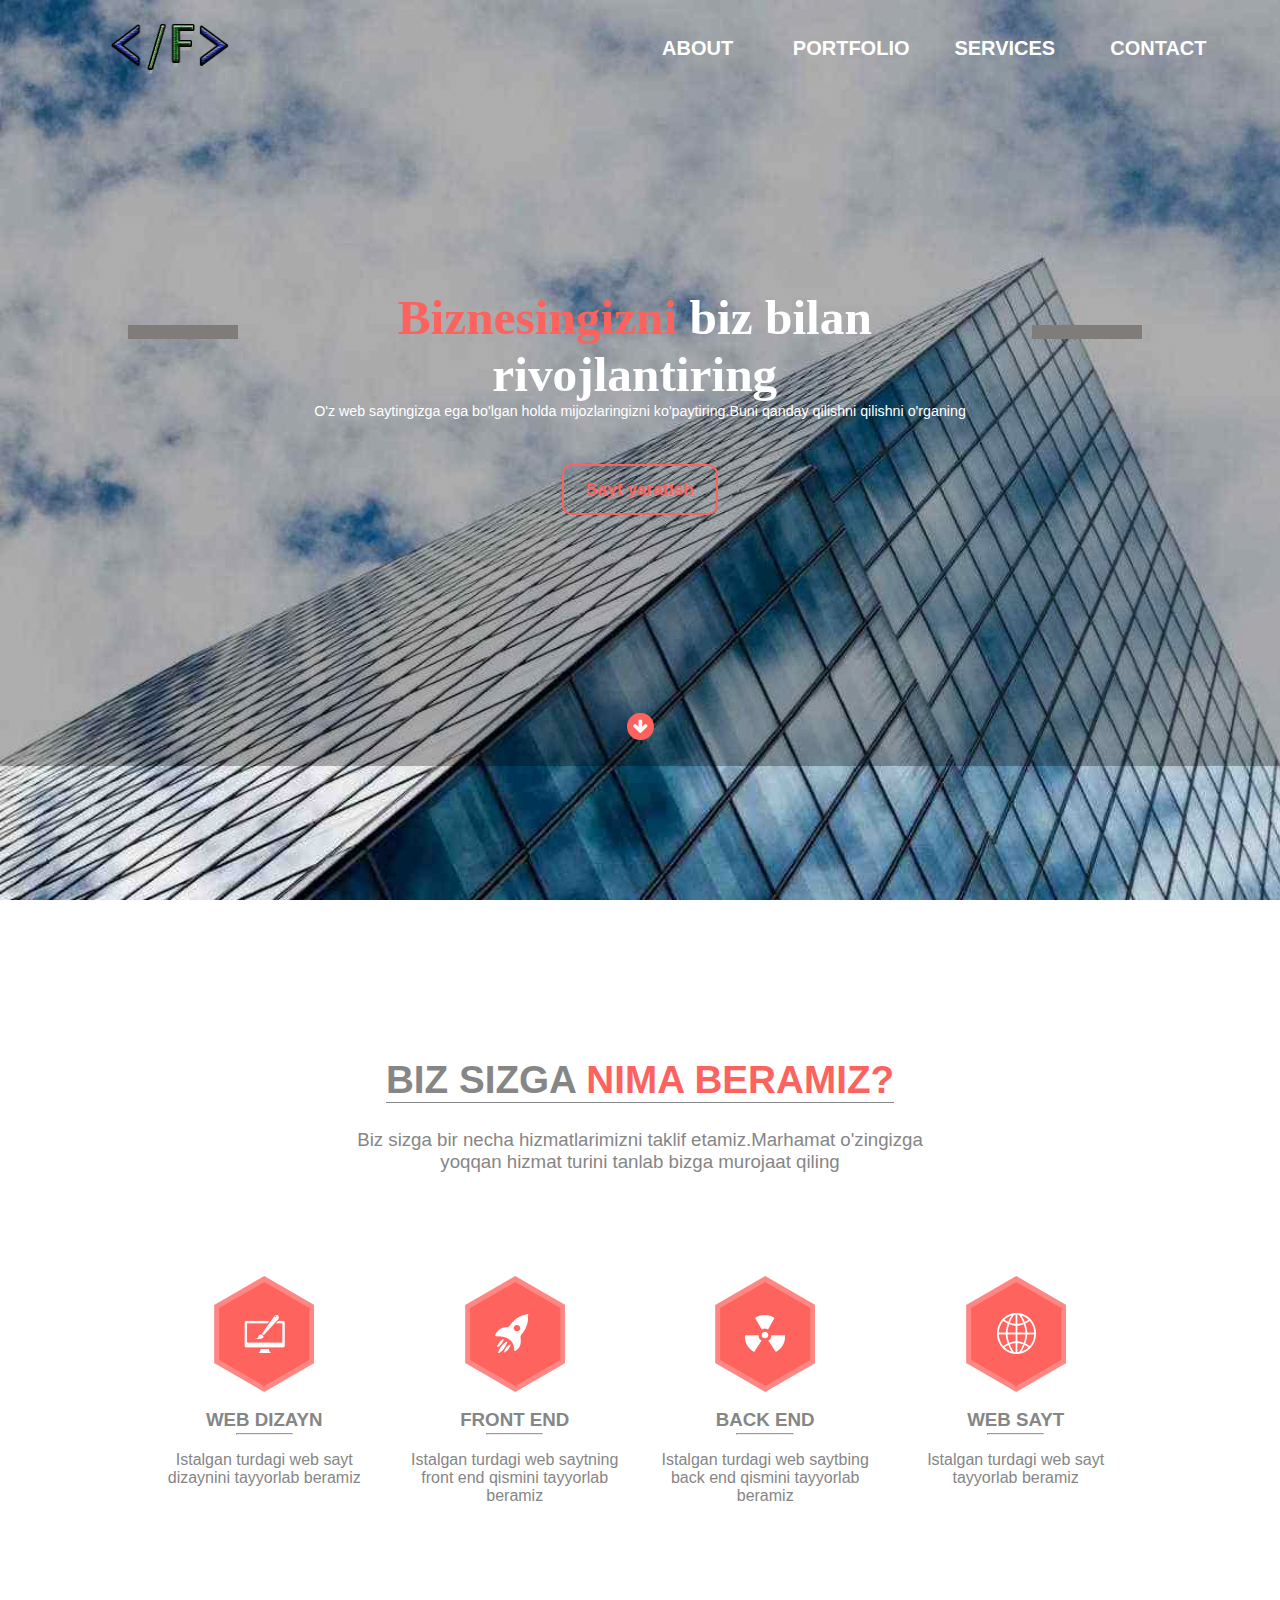
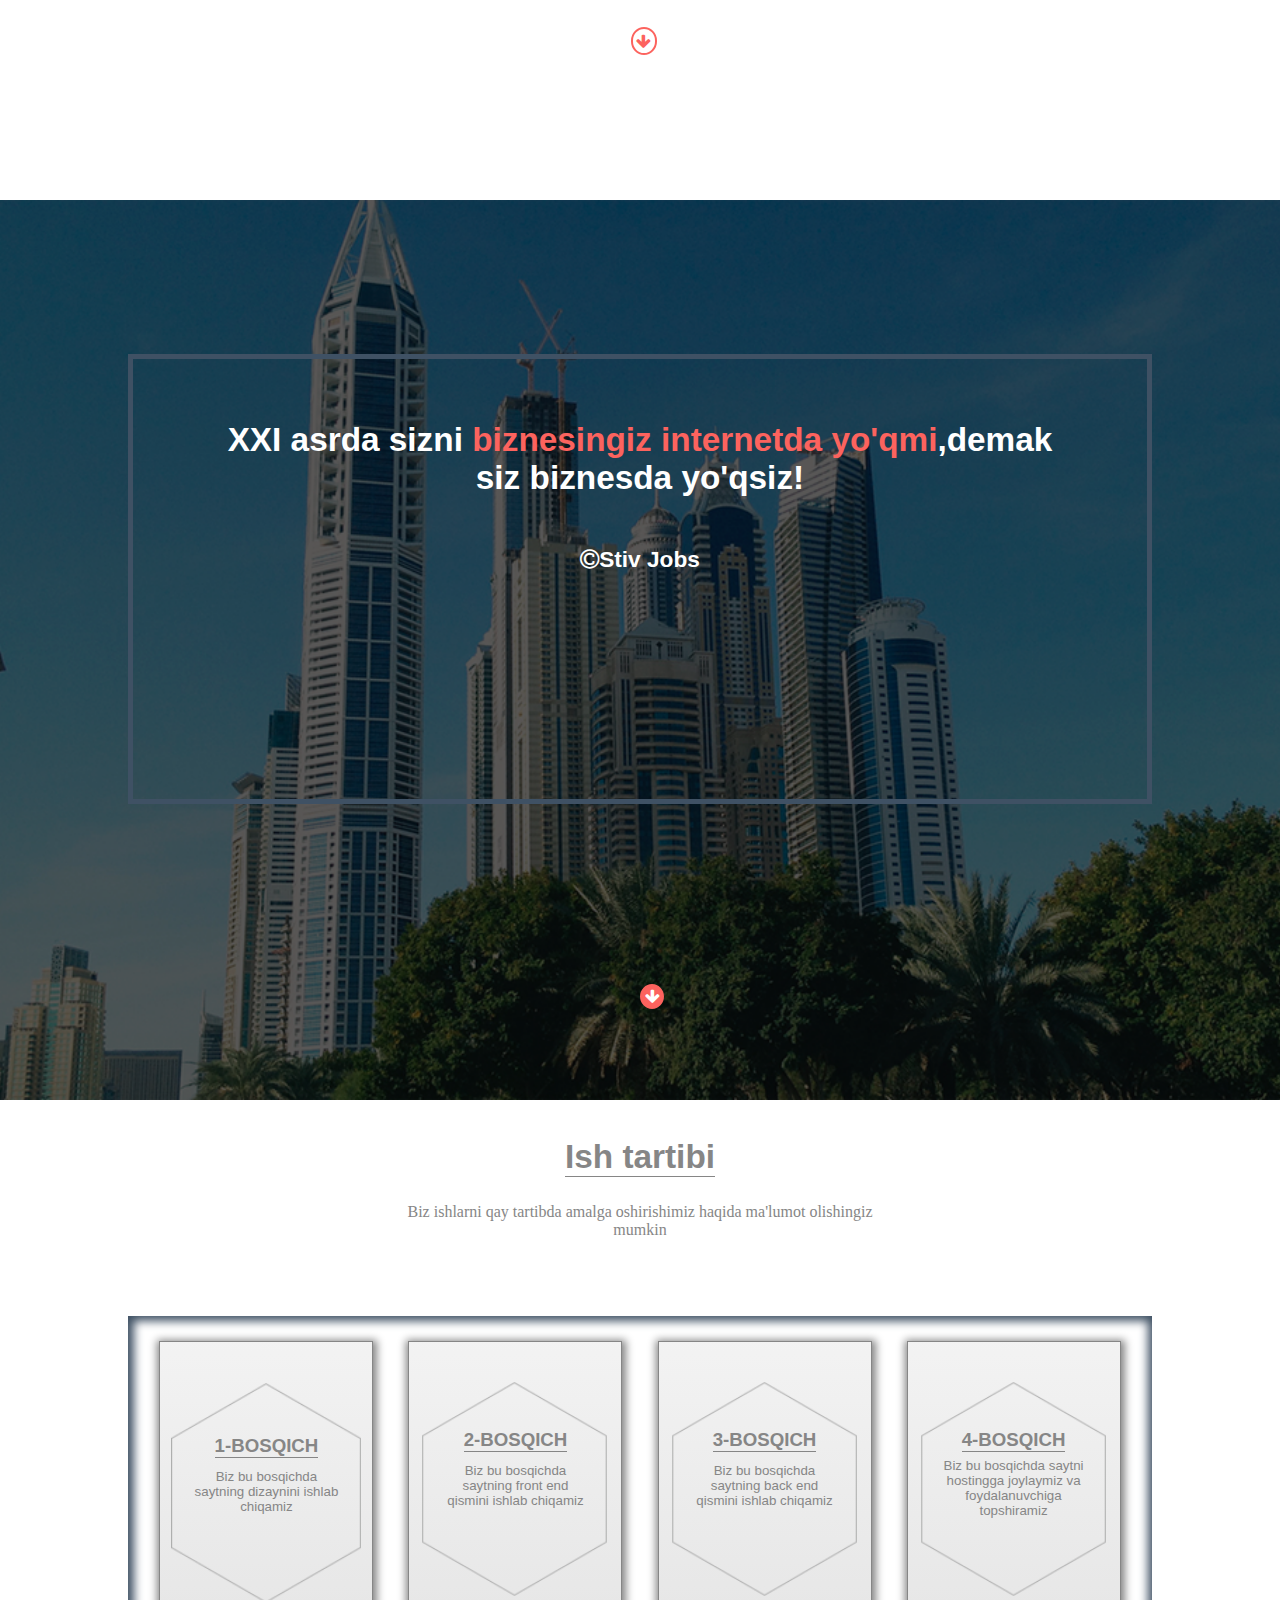
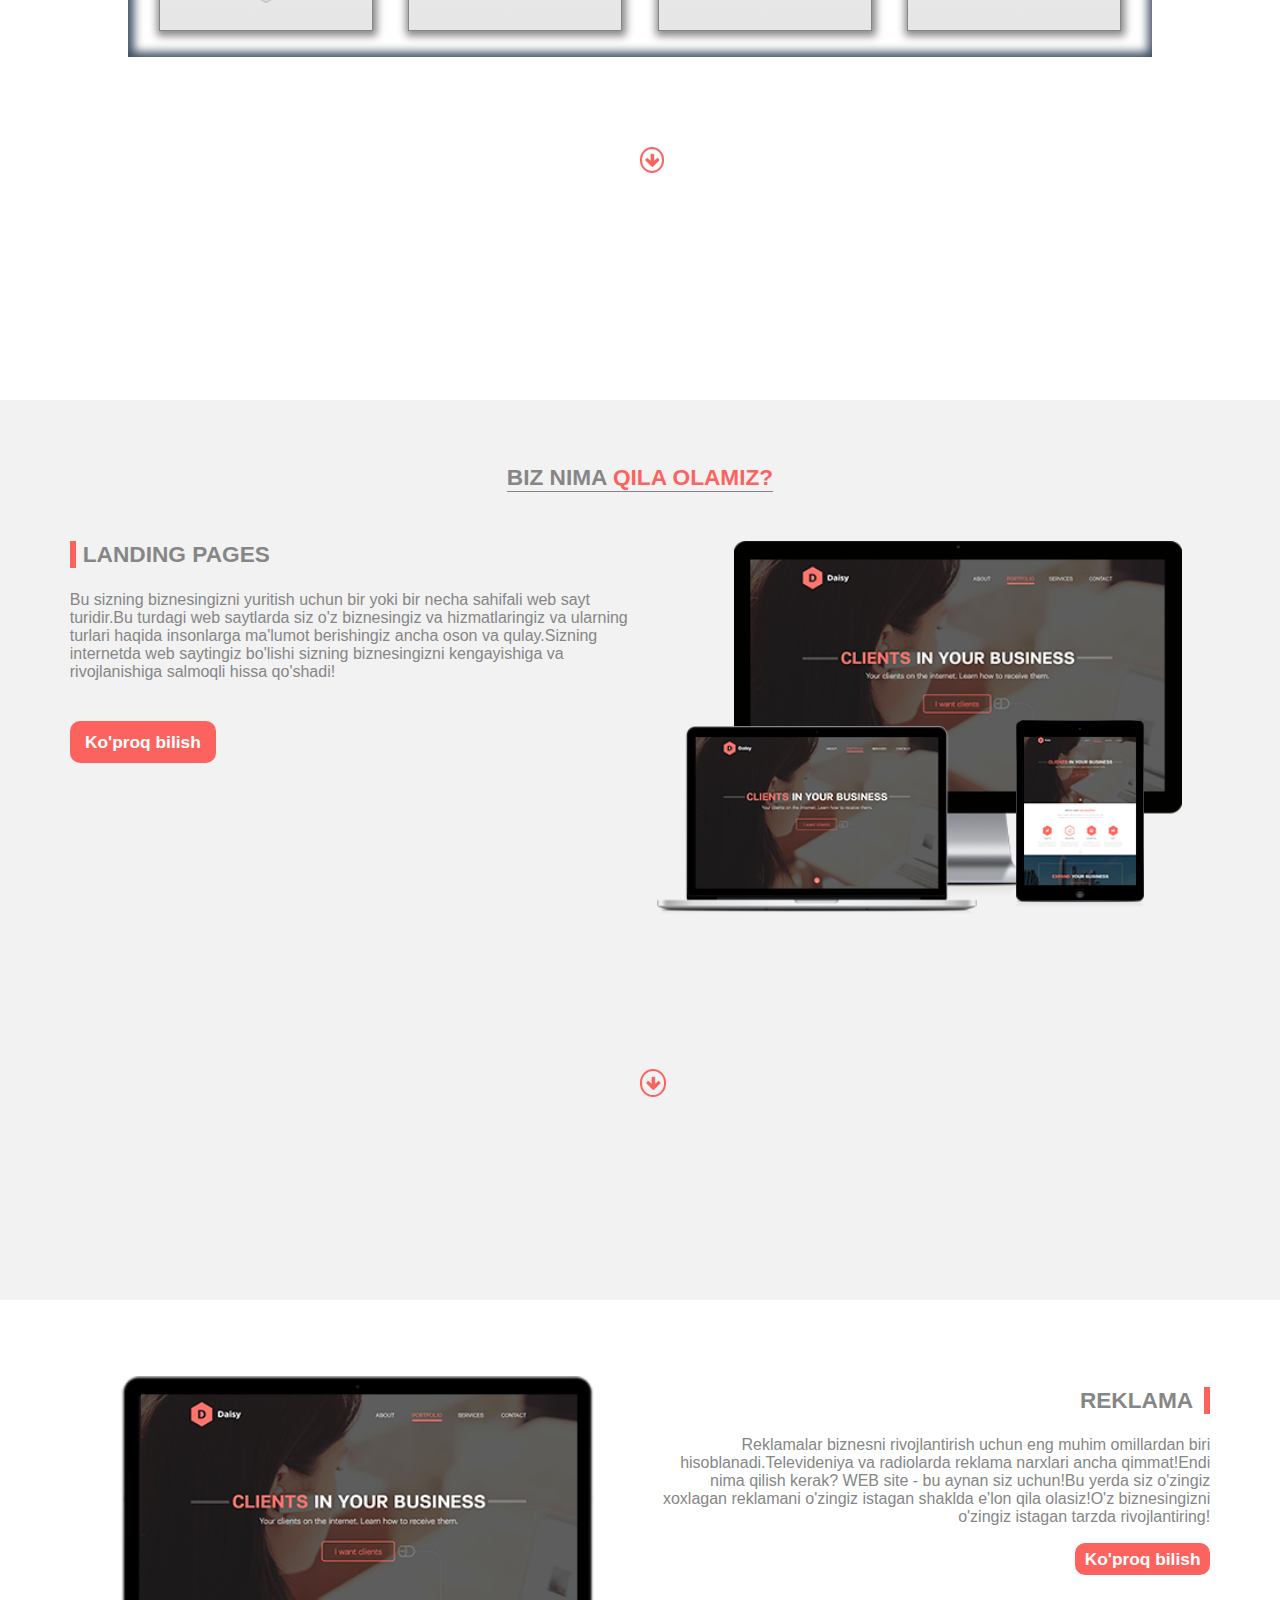
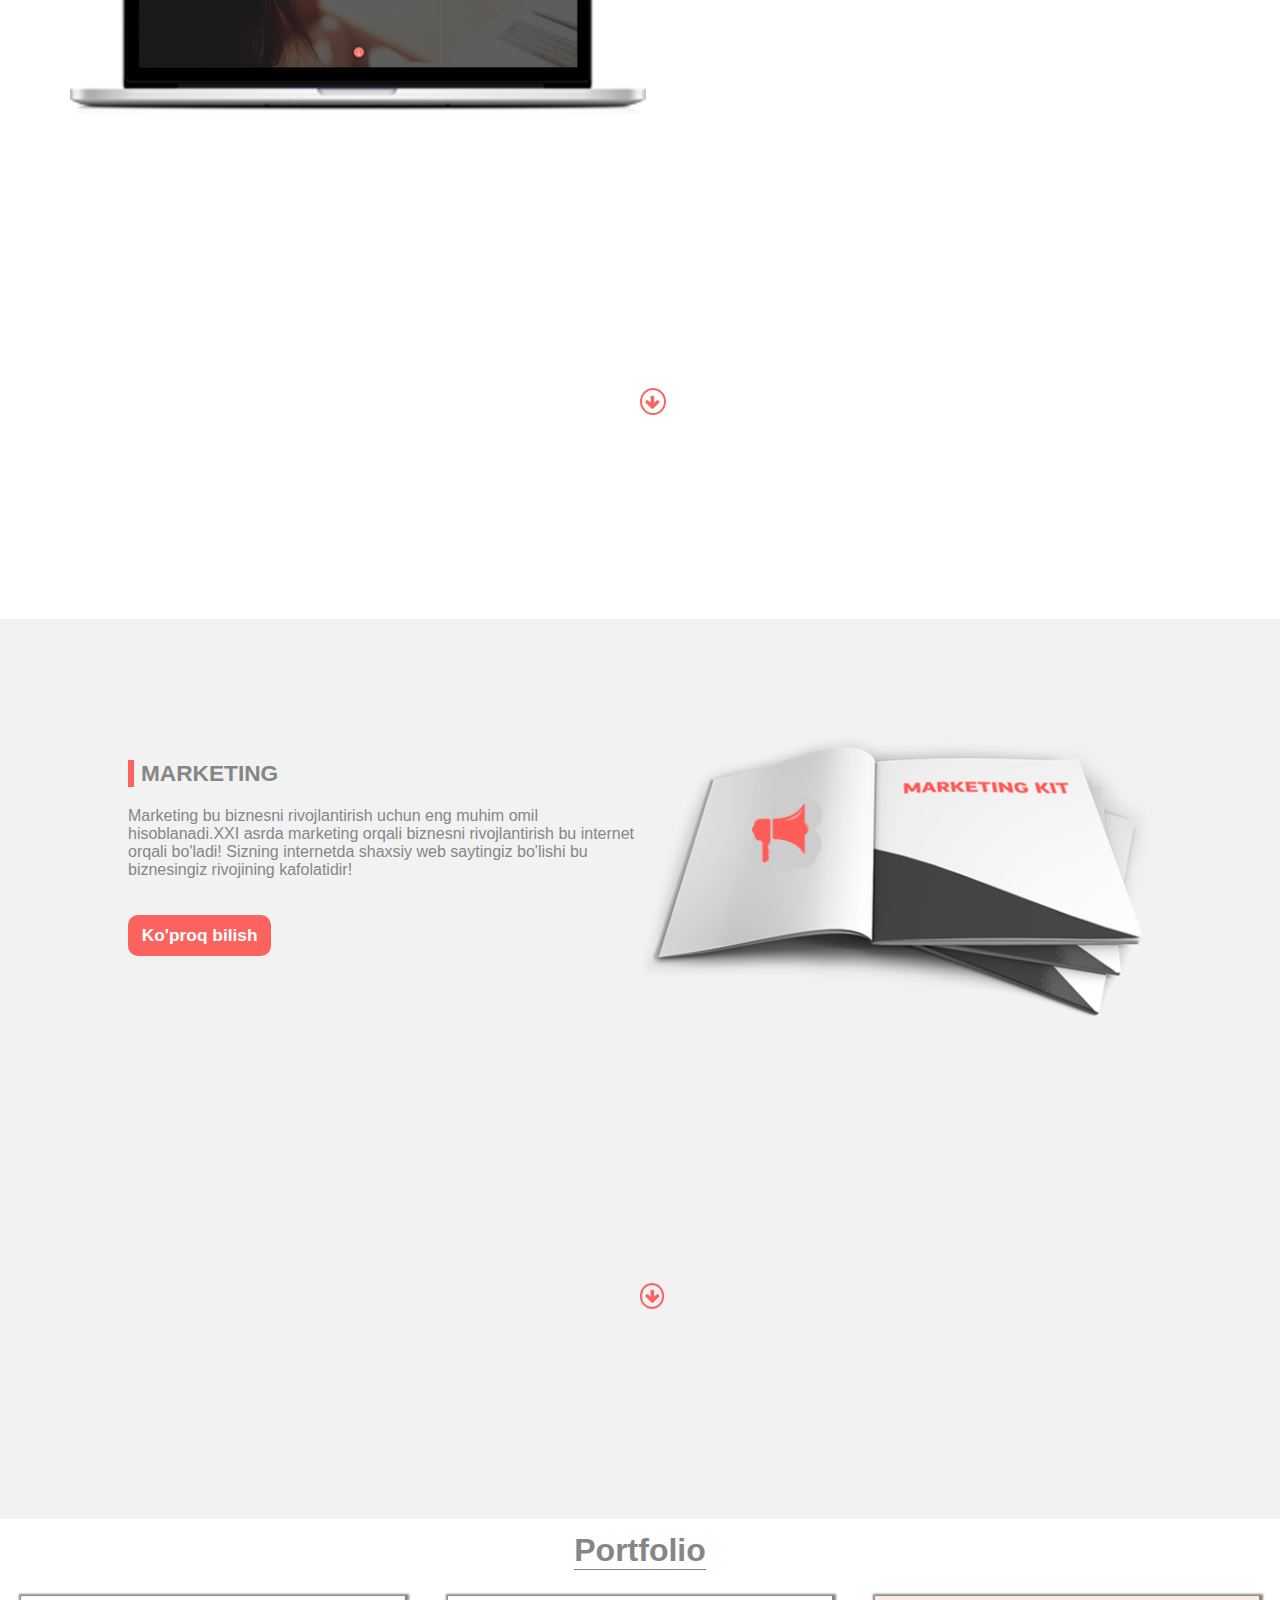
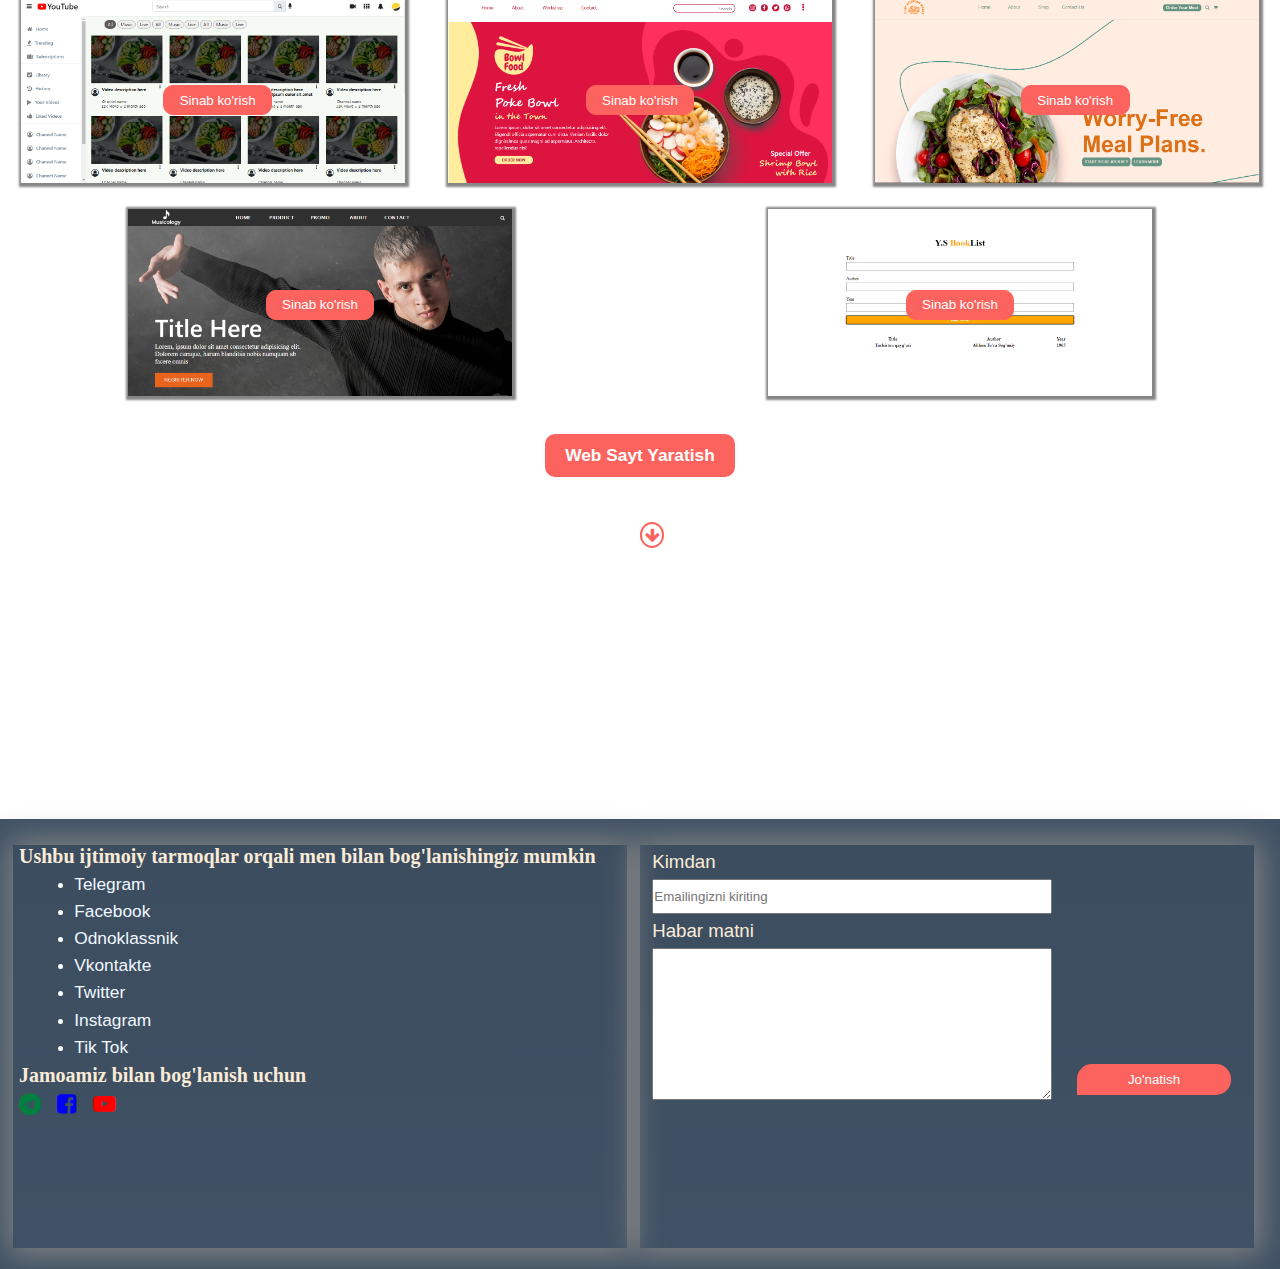
<file: index.html>
<!DOCTYPE html>
<html lang="en">
<head>
    <meta charset="UTF-8">
    <meta name="viewport" content="width=device-width, initial-scale=1.0">
    <title>My Portfolio</title>
    <link rel="stylesheet" href="css/style.css">
    <link rel="stylesheet" href="css/font-awesome.css">
    <link rel="stylesheet" href="css/font-awesome.min.css">
    <link rel="stylesheet" href="css/tablet.css">
    <link rel="stylesheet" href="css/mobile.css">
</head>
<body>
    
    <!-- start site -->
    <div id="site">

        <!-- start header -->
        <div id="header">
            <div class="hfon">
                <div class="menu">
                    
                    <div class="logo">
                        <img src="img/logo.png" alt="logo">
                    </div>
                    
                    <div class="links">
                        <i class="fa fa-bars" id="ham-menu"></i>
                        <ul class="laddress">
                            <li><a href="#receive">About</a></li>
                            <li><a href="#portfolio">Portfolio</a></li>
                            <li><a href="#we-do">Services</a></li>
                            <li><a href="#footer">Contact</a></li>
                        </ul>
                    </div>

                </div>

                <img src="img/tlfon.png" alt="line" class="left">
                <h1><span>Biznesingizni</span> biz bilan rivojlantiring</h1>
                <img src="img/tlfon.png" alt="line" class="right">
                <p>O'z web saytingizga ega bo'lgan holda mijozlaringizni ko'paytiring.Buni qanday qilishni qilishni o'rganing</p>
                <button class="first header-show">Sayt yaratish</button>
                <a href="#receive"><i class="fa fa-arrow-down type1"></i></a>

            </div>


            <!-- start modal header -->
        <div class="modal-header">
            <i class="fa fa-remove mhremove"></i>
            <div class="mhbolim">
                <div class="mhdesign">
                    <p class="mhtitle"><i class="fa fa-certificate"></i>Web Dizayn</p>
                    <p><i class="fa fa-money"></i>100$</p>
                    <p><i class="fa fa-money"></i>150$</p>
                    <p><i class="fa fa-money"></i>200$</p>
                </div>

                <div class="mhfront">
                    <p class="mhtitle"><i class="fa fa-certificate"></i>Front End</p>
                    <p><i class="fa fa-money"></i>150$</p>
                    <p><i class="fa fa-money"></i>300$</p>
                    <p><i class="fa fa-money"></i>450$</p>
                </div>
                
                <div class="mhback">
                    <p class="mhtitle"><i class="fa fa-certificate"></i>Back End</p>
                    <p><i class="fa fa-money"></i>200$</p>
                    <p><i class="fa fa-money"></i>350$</p>
                    <p><i class="fa fa-money"></i>500$</p>
                </div>

                <div class="mhfull">
                    <p class="mhtitle"><i class="fa fa-certificate"></i>Web Site</p>
                    <p><i class="fa fa-money"></i>350$</p>
                    <p><i class="fa fa-money"></i>650$</p>
                    <p><i class="fa fa-money"></i>900$</p>
                </div>
            </div>
            <button class="mhbutton">Buyurtma berish</button>
            <div class="mhorder">
                
                <form action="#">
                    <label for="name">Ismingiz</label>
                    <input type="text" name="name" placeholder="Ismingizni kiriting...">
                    <label for="service">Hizmat Turi</label>
                    <select name="service">
                        <option value="dizayn">Web Dizayn</option>
                        <option value="front">Front End</option>
                        <option value="back">Back End</option>
                        <option value="full">Web Site</option>
                    </select>
                    <label for="type">Turini tanlang</label>
                    <select name="type">
                        <option value="type1">1-tur</option>
                        <option value="type2">2-tur</option>
                        <option value="type3">3-tur</option>
                    </select>
                    <label for="tel">Tel:</label>
                    <input type="tel" placeholder="998901234567">
                    <input type="submit" value="Buyurtma berish" class="order-btn">
                </form>
            </div>


        </div>
        <!-- end modal header -->


        </div>
        <!-- end header -->

        <!-- start receive -->
        <div id="receive">
            <h1>Biz sizga <span>nima beramiz?</span></h1>
            <p class="rec-p">Biz sizga bir necha hizmatlarimizni taklif etamiz.Marhamat o'zingizga yoqqan hizmat turini tanlab bizga murojaat qiling</p>
            <div class="cards">
                <div class="card">
                <img src="img/cardd.png" alt="card" class="design">
                <h3>Web dizayn</h3>
                <hr>
                <p>Istalgan turdagi web sayt dizaynini tayyorlab beramiz</p>
                </div>
                <div class="card">
                    <img src="img/cardf.png" alt="card" class="front"> 
                    <h3>Front end</h3>
                    <hr>
                    <p>Istalgan turdagi web saytning front end qismini tayyorlab beramiz</p>
                </div>
                <div class="card">
                    <img src="img/cardb.png" alt="card" class="back">
                    <h3>Back end</h3>
                    <hr>
                    <p>Istalgan turdagi web saytbing back end qismini tayyorlab beramiz</p>
                </div>
                <div class="card">
                    <img src="img/cardw.png" alt="card" class="web">
                    <h3>Web sayt</h3>
                    <hr>
                    <p>Istalgan turdagi web sayt tayyorlab beramiz</p>
                </div>
            </div>
            <a href="#expand"><i class="fa fa-arrow-down type2"></i></a>
        </div>
        <!-- end receive -->

        <!-- start expand -->
        <div id="expand">
            <div class="iqtibos">
                <h2>XXI asrda sizni <span>biznesingiz internetda yo'qmi</span>,demak siz biznesda yo'qsiz!</h2>
                <h4><i class="fa fa-copyright"></i>Stiv Jobs</h4>
            </div>
            <a href="#process"><i class="fa fa-arrow-down type1 exbut"></i></a>
        </div>
        <!-- end expand -->

        <!-- start process -->
        <div id="process">
            <h2>Ish tartibi</h2>
            <p class="pro-title">Biz ishlarni qay tartibda amalga oshirishimiz haqida ma'lumot olishingiz mumkin</p>
            <div class="graphic">
                <div class="step1">
                    <img src="img/step1.png" alt="step">
                    <h5>1-bosqich</h5>
                    <p>Biz bu bosqichda saytning dizaynini ishlab chiqamiz</p>
                </div>
                <div class="step2">
                    <img src="img/step2.png" alt="step">
                    <h5>2-bosqich</h5>
                    <p>Biz bu bosqichda saytning front end qismini ishlab chiqamiz</p>
                </div>
                <div class="step3">
                    <img src="img/step3.png" alt="step">
                    <h5>3-bosqich</h5>
                    <p>Biz bu bosqichda saytning back end qismini ishlab chiqamiz</p>
                </div>
                <div class="step4">
                    <img src="img/step4.png" alt="step">
                    <h5>4-bosqich</h5>
                    <p>Biz bu bosqichda saytni hostingga joylaymiz va foydalanuvchiga topshiramiz</p>
                </div>
            </div>
            <a href="#we-do"><i class="fa fa-arrow-down type2 pro-down"></i></a>
        </div>
        <!-- end process -->

        <!-- start we-do -->
        <div id="we-do">
            <h1>Biz nima <span>qila olamiz?</span></h1>
            <div class="todo">
                <div class="col1">
                    <h2>Landing pages</h2>
                    <p>Bu sizning biznesingizni yuritish uchun bir yoki bir necha sahifali web sayt turidir.Bu turdagi web saytlarda siz o'z biznesingiz va hizmatlaringiz va ularning turlari haqida insonlarga ma'lumot berishingiz ancha oson va qulay.Sizning internetda web saytingiz bo'lishi sizning biznesingizni kengayishiga va rivojlanishiga salmoqli hissa qo'shadi!</p>
                    <button class="todo-btn">Ko'proq bilish</button>
                </div>
                <div class="col2">
                    <img src="img/comp.png" alt="img" class="comp">
                    <img src="img/mac.png" alt="img" class="mac">
                    <img src="img/ipad.png" alt="img" class="ipad">
                </div>
            </div>
            <a href="#advertise"><i class="fa fa-arrow-down type2 we-down"></i></a>

            <!-- start we-modal -->
            <div class="we-modal">
                <h1>Landing Page</h1>
                <p>Lorem ipsum dolor, sit amet consectetur adipisicing elit. Atque, perferendis. Deserunt debitis reprehenderit quas, aperiam nam dicta ab soluta sint consequatur tenetur quia unde, ipsum et similique iste doloribus libero! Lorem ipsum dolor sit amet, consectetur adipisicing elit. Assumenda recusandae maiores libero, quam illo dolor aliquam consectetur doloribus. Reiciendis dolorum alias consectetur, ipsum quaerat ipsa voluptates explicabo tempora ullam cupiditate! Lorem ipsum dolor sit amet consectetur adipisicing elit. Modi quos rerum consectetur quam laudantium ipsam, cum reprehenderit dolorem. Commodi quae laborum quisquam aspernatur autem, aut assumenda qui consequatur iure molestiae. Lorem ipsum dolor sit amet consectetur adipisicing elit. Ea et aperiam obcaecati impedit alias sequi nisi exercitationem vero error blanditiis ducimus commodi eveniet perspiciatis magni, eius inventore architecto ipsum. Harum.</p>
                <button class="we-modbtn">Yopish</button>
            </div>
            <!-- end we-modal -->

        </div>
        <!-- end we-do -->

        <!-- start advertise -->
        <div id="advertise">
            <div class="cols">
                <div class="col1">
                <img src="img/laptop.png" alt="img">
                </div>
                <div class="col2">
                    <h2>Reklama</h2>
                        <p>Reklamalar biznesni rivojlantirish uchun eng muhim omillardan biri hisoblanadi.Televideniya va radiolarda reklama narxlari ancha qimmat!Endi nima qilish kerak? WEB site - bu aynan siz uchun!Bu yerda siz o'zingiz xoxlagan reklamani o'zingiz istagan shaklda e'lon qila olasiz!O'z biznesingizni o'zingiz istagan tarzda rivojlantiring!</p>
                        <button class="adv-btn">Ko'proq bilish</button>
                </div>
            </div>
            <a href="#marketing"><i class="fa fa-arrow-down type2 adv-down"></i></a>
            <!-- start adv-modal -->
            <div class="adv-modal">
                <h1>Reklama</h1>
                <p>Lorem ipsum dolor, sit amet consectetur adipisicing elit. Atque, perferendis. Deserunt debitis reprehenderit quas, aperiam nam dicta ab soluta sint consequatur tenetur quia unde, ipsum et similique iste doloribus libero! Lorem ipsum dolor sit amet, consectetur adipisicing elit. Assumenda recusandae maiores libero, quam illo dolor aliquam consectetur doloribus. Reiciendis dolorum alias consectetur, ipsum quaerat ipsa voluptates explicabo tempora ullam cupiditate! Lorem ipsum dolor sit amet consectetur adipisicing elit. Modi quos rerum consectetur quam laudantium ipsam, cum reprehenderit dolorem. Commodi quae laborum quisquam aspernatur autem, aut assumenda qui consequatur iure molestiae. Lorem ipsum dolor sit amet consectetur adipisicing elit. Ea et aperiam obcaecati impedit alias sequi nisi exercitationem vero error blanditiis ducimus commodi eveniet perspiciatis magni, eius inventore architecto ipsum. Harum.</p>
                <button class="adv-modbtn">Yopish</button>
            </div>
            <!-- end adv-modal -->
        </div>
        <!-- end advertise -->

        <!-- start marketing -->
        <div id="marketing">
            <div class="cols">
                <div class="col1">
                    <h2>Marketing</h2>
                    <p>Marketing bu biznesni rivojlantirish uchun eng muhim omil hisoblanadi.XXI asrda marketing orqali biznesni rivojlantirish bu internet orqali bo'ladi! Sizning internetda shaxsiy web saytingiz bo'lishi bu biznesingiz rivojining kafolatidir!</p>
                    <button class="market-btn">Ko'proq bilish</button>
                </div>

                <div class="col2">
                    <img src="img/market.png" alt="img">
                </div>
            </div>
            <a href="#portfolio"><i class="fa fa-arrow-down type2 market-down"></i></a>
            
            <!-- start market-modal -->
            <div class="market-modal">
                <h1>Marketing</h1>
                <p>Lorem ipsum dolor, sit amet consectetur adipisicing elit. Atque, perferendis. Deserunt debitis reprehenderit quas, aperiam nam dicta ab soluta sint consequatur tenetur quia unde, ipsum et similique iste doloribus libero! Lorem ipsum dolor sit amet, consectetur adipisicing elit. Assumenda recusandae maiores libero, quam illo dolor aliquam consectetur doloribus. Reiciendis dolorum alias consectetur, ipsum quaerat ipsa voluptates explicabo tempora ullam cupiditate! Lorem ipsum dolor sit amet consectetur adipisicing elit. Modi quos rerum consectetur quam laudantium ipsam, cum reprehenderit dolorem. Commodi quae laborum quisquam aspernatur autem, aut assumenda qui consequatur iure molestiae. Lorem ipsum dolor sit amet consectetur adipisicing elit. Ea et aperiam obcaecati impedit alias sequi nisi exercitationem vero error blanditiis ducimus commodi eveniet perspiciatis magni, eius inventore architecto ipsum. Harum.</p>
                <button class="market-modbtn">Yopish</button>
            </div>
            <!-- end market-modal -->
        </div>
        <!-- end marketing -->

        <!-- start portfolio -->
        <div id="portfolio">
            <h1>Portfolio</h1>
            <div class="iframes">
                <img src="links/youtube/img/screen1.png" alt="img">
                <button class="ytube">Sinab ko'rish</button>
                <img src="links/bowl/img/screen.png" alt="img">
                <button class="bowl">Sinab ko'rish</button>
                <img src="links/meal/img/screen1.png" alt="img">
                <button class="meal">Sinab ko'rish</button>
                <img src="links/dance/img/screen1.png" alt="img">
                <button class="dance">Sinab ko'rish</button>
                <img src="links/Booklist/img/screen.png" alt="img">
                <button class="book">Sinab ko'rish</button>
            </div>
            <button class="portfolio-btn">Web Sayt Yaratish</button>
            <a href="#footer"><i class="fa fa-arrow-down type2 portfolio-down"></i></a>

            <!-- start port-modal -->
            <div class="port-modal">
                <i class="fa fa-remove port-rem"></i>
                <form action="#">
                    <label for="name">Ismingiz</label>
                    <input type="text" name="name" placeholder="Ismingizni kiriting...">
                    <label for="service">Hizmat Turi</label>
                    <select name="service">
                        <option value="dizayn">Web Dizayn</option>
                        <option value="front">Front End</option>
                        <option value="back">Back End</option>
                        <option value="full">Web Site</option>
                    </select>
                    <label for="type">Turini tanlang</label>
                    <select name="type">
                        <option value="type1">1-tur</option>
                        <option value="type2">2-tur</option>
                        <option value="type3">3-tur</option>
                    </select>
                    <label for="tel">Tel:</label>
                    <input type="tel" placeholder="+998901234567" class="tel">
                    <input type="submit" value="Buyurtma berish" class="port-btn">
                </form>
            </div>
            <!-- end port-modal -->

        </div>
        <!-- start portfolio -->

        <!-- start footer -->
        <div id="footer">
            <div class="social">
                <h4>Ushbu ijtimoiy tarmoqlar orqali men bilan bog'lanishingiz mumkin</h4>
                <ul>
                    <li><a href="https://t.me/Fazliddin_Abduraxmonov">Telegram</a></li>
                    <li><a href="https://facebook.com/fazliddin_abdurrahmon">Facebook</a></li>
                    <li><a href="https://ok.ru/fazliddin_abdurrahmon">Odnoklassnik</a></li>
                    <li><a href="https://vk.com/fazliddin_abdurrahmon">Vkontakte</a></li>
                    <li><a href="https://twitter.com/fazliddin_abdurrahmon">Twitter</a></li>
                    <li><a href="https://instagram.com/fazliddin_abdurrahmon">Instagram</a></li>
                    <li><a href="https://tiktok.com/fazliddin_abdurrahmon">Tik Tok</a></li>
                </ul>
                <h4>Jamoamiz bilan bog'lanish uchun</h4>
                <a href="https://t.me/italks_uz"><i class="fa fa-telegram"></i></a>
                <a href="https://facebook.com/italks_uz"><i class="fa fa-facebook-square"></i></a>
                <a href="https://youtube.com/italks_uz"><i class="fa fa-youtube-play"></i></a>
                
            </div>

            <div class="contact">
                <form action="https://google.com/fazliddinabdurrahmon@gmail.com">
                    <p>Kimdan</p>
                    <input type="email" placeholder="Emailingizni kiriting">
                    <p>Habar matni</p>
                    <textarea name="habar" id="habar"  rows="10"></textarea>
                    <input type="submit" value="Jo'natish">
                </form>
            </div>

        </div>
        <!-- end footer -->


        



    </div>
    <!-- end site -->







    <script src="js/script.js"></script>
</body>
</html>
</file>
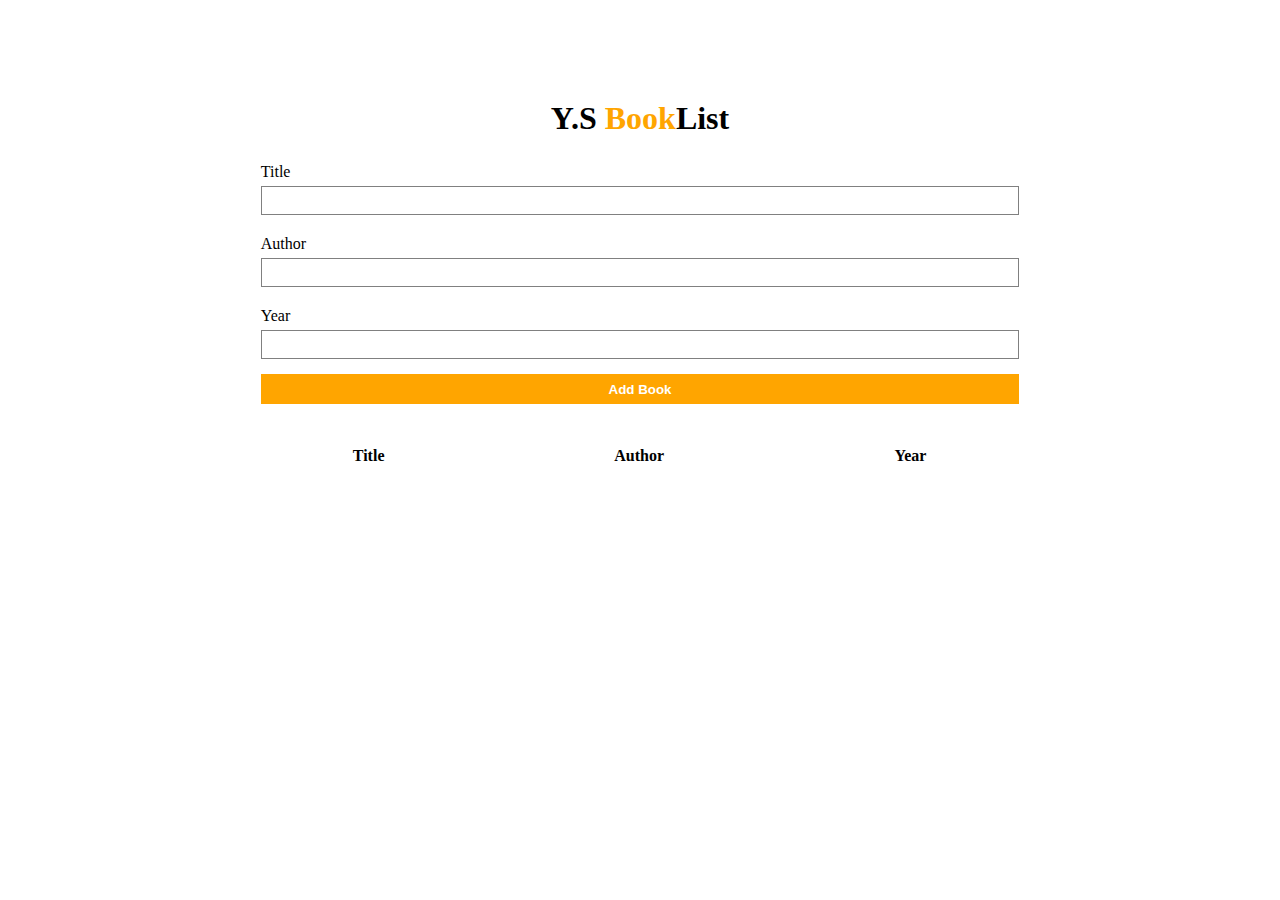
<file: links/Booklist/index.html>
<!DOCTYPE html>
<html lang="en">
  <head>
    <meta charset="UTF-8" />
    <meta name="viewport" content="width=device-width, initial-scale=1.0" />
    <meta http-equiv="X-UA-Compatible" content="ie=edge" />
    <link
      rel="stylesheet"
      href="https://use.fontawesome.com/releases/v5.7.2/css/all.css"
      integrity="sha384-fnmOCqbTlWIlj8LyTjo7mOUStjsKC4pOpQbqyi7RrhN7udi9RwhKkMHpvLbHG9Sr"
      crossorigin="anonymous"
    />
    <link rel="stylesheet" href="https://bootswatch.com/4/flatly/bootstrap.min.css" />
    <link rel="stylesheet" href="css/style.css">
    <title>My BookList App</title>
  </head>
  <body>

    <div class="warning-message">
      <strong>Please!</strong> Input your information.
      <button type="button" class="close" aria-label="Close">
        <span aria-hidden="true">&times;</span>
      </button>
    </div>

    <div class="mt-4 w-50 mx-auto">
      <h1 class="display-4 text-center"><i class="fas fa-book-open text-warning"></i> Y.S<span class="text-warning"> Book</span>List</h1>
      <form id="book-form">
        <div class="form-group">
          <label for="title">Title</label>
          <input type="text" id="title" class="form-control" />
        </div>

        <div class="form-group">
          <label for="author">Author</label>
          <input type="text" id="author" class="form-control" />
        </div>

        <div class="form-group">
          <label for="year">Year</label>
          <input type="text" id="year" class="form-control" />
        </div>
        <input type="submit" value="Add Book" class="btn btn-warning btn-block"  />
      </form>
      <table class="table table-striped mt-5 text-center">
        <thead>
          <tr>
            <th>Title</th>
            <th>Author</th>
            <th>Year</th>
          </tr>
        </thead>
        <tbody id="book-list"></tbody>
      </table>
    </div>

    <script src="js/script.js"></script>
  </body>
</html>
</file>
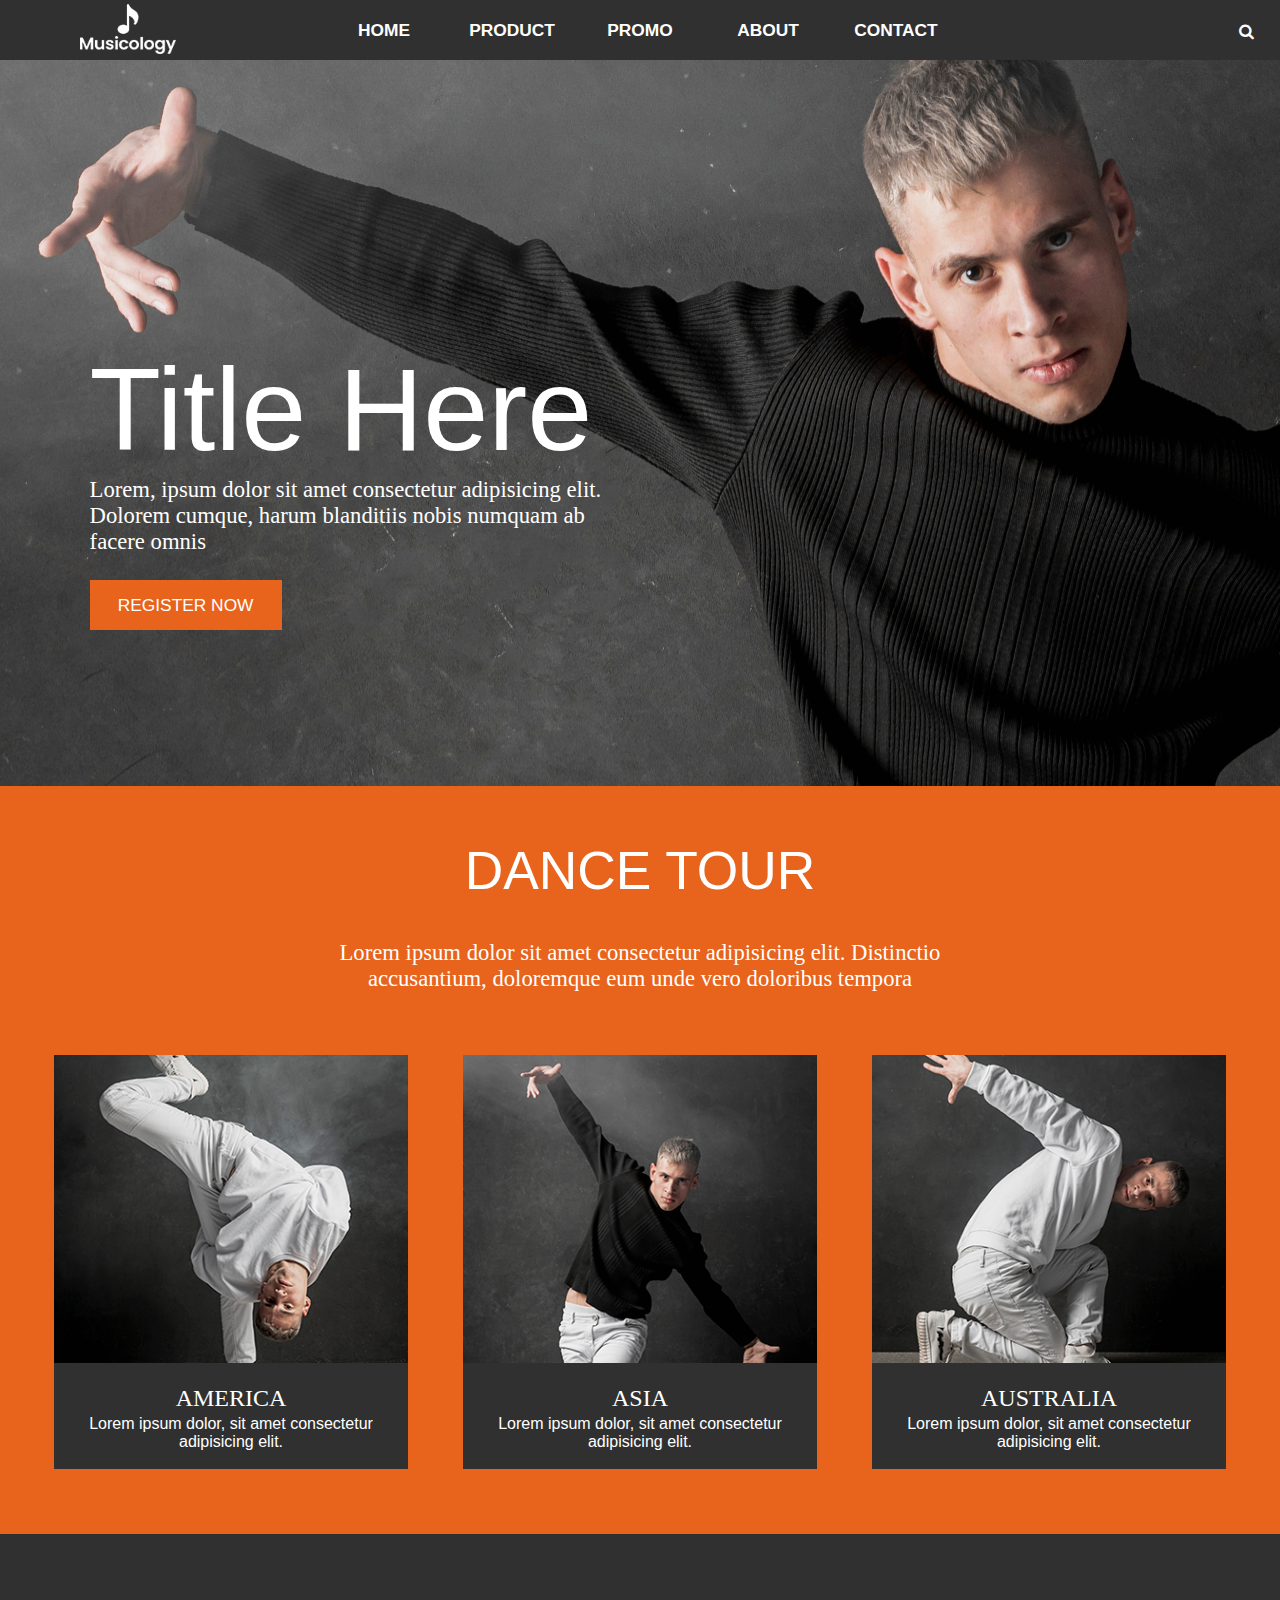
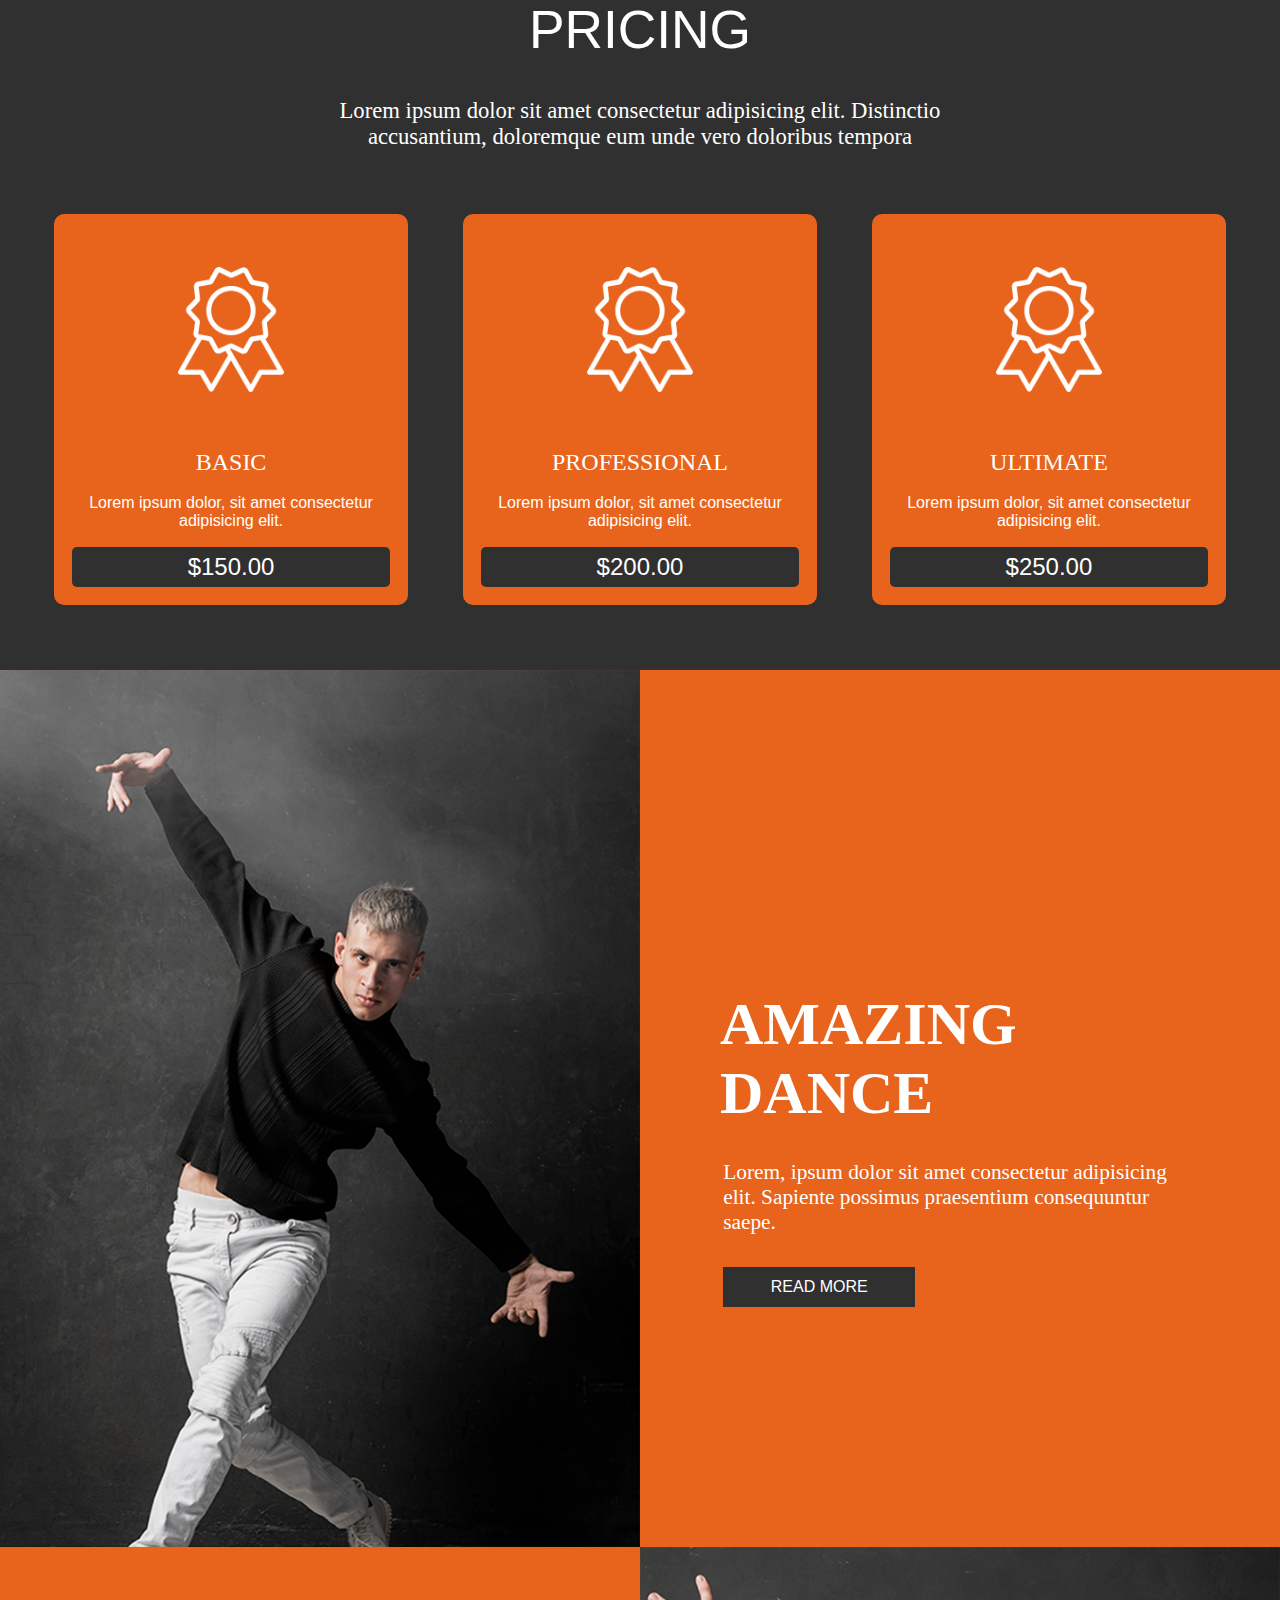
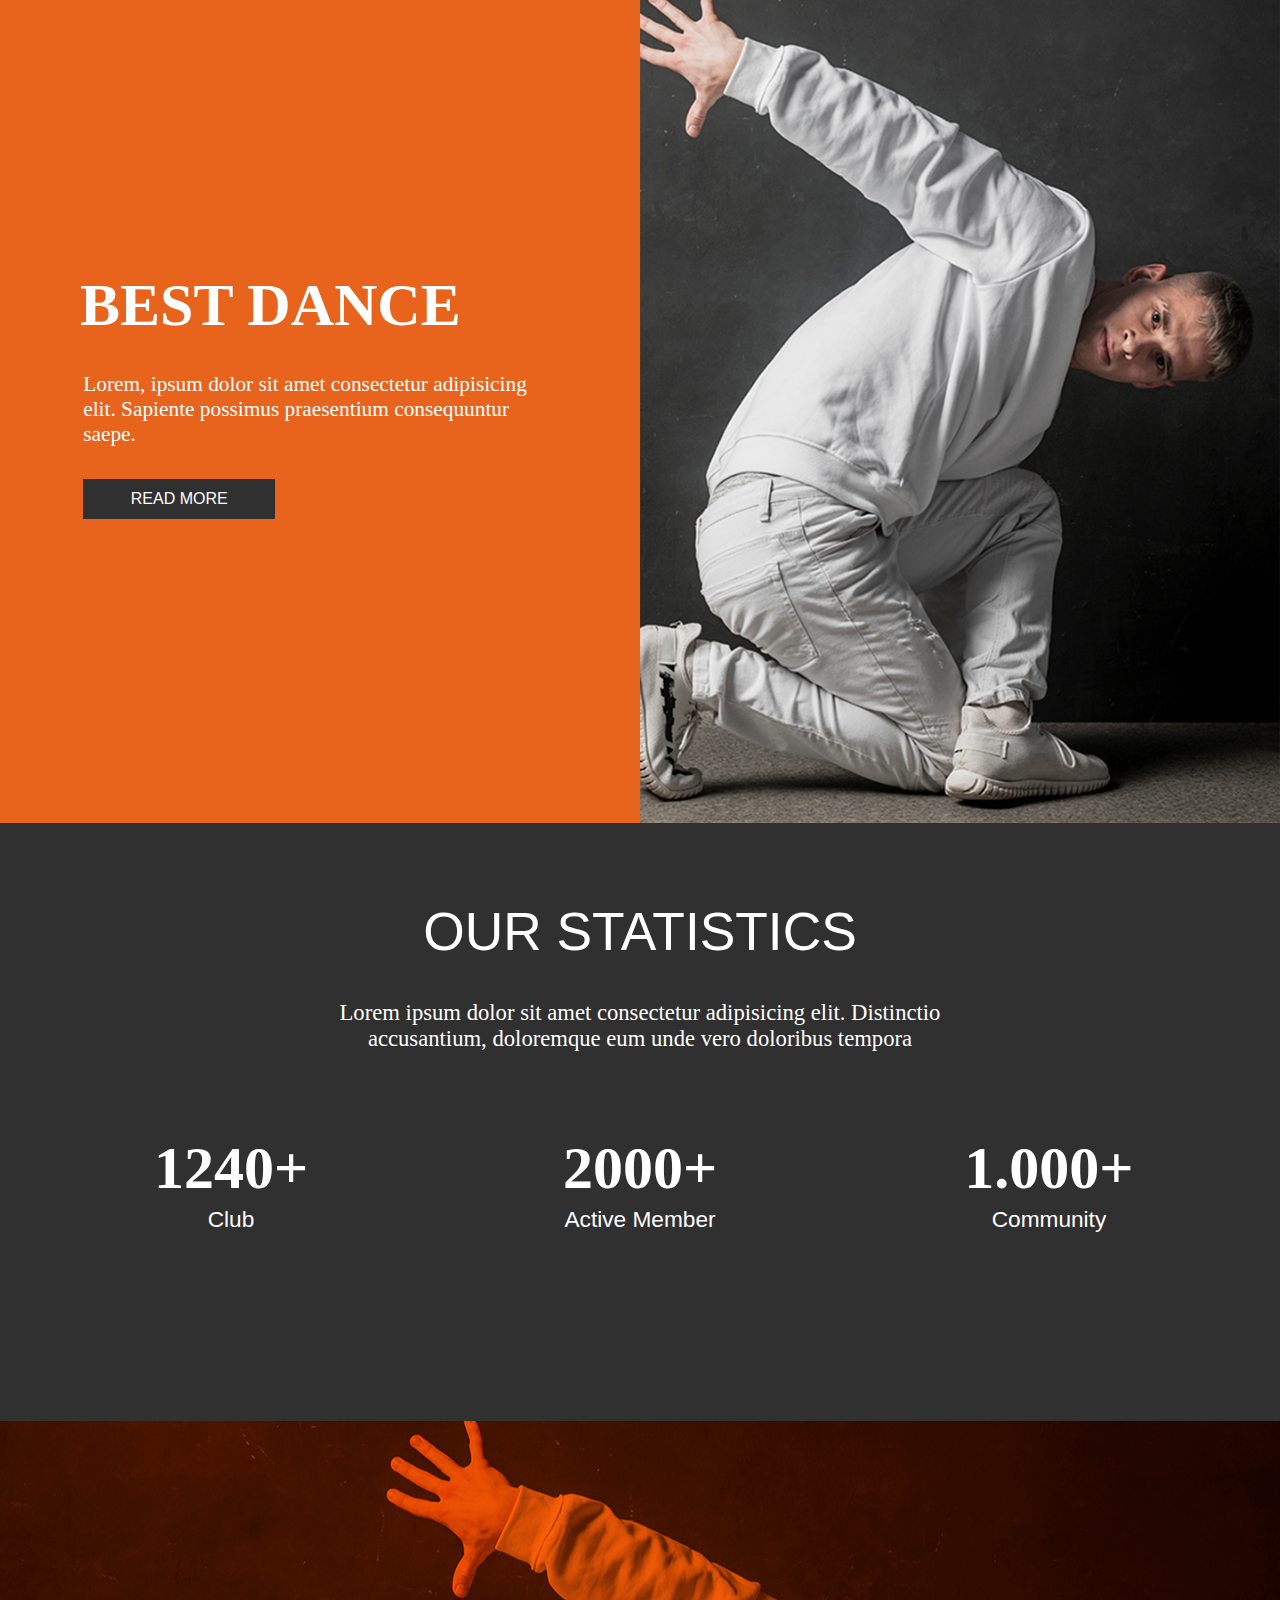
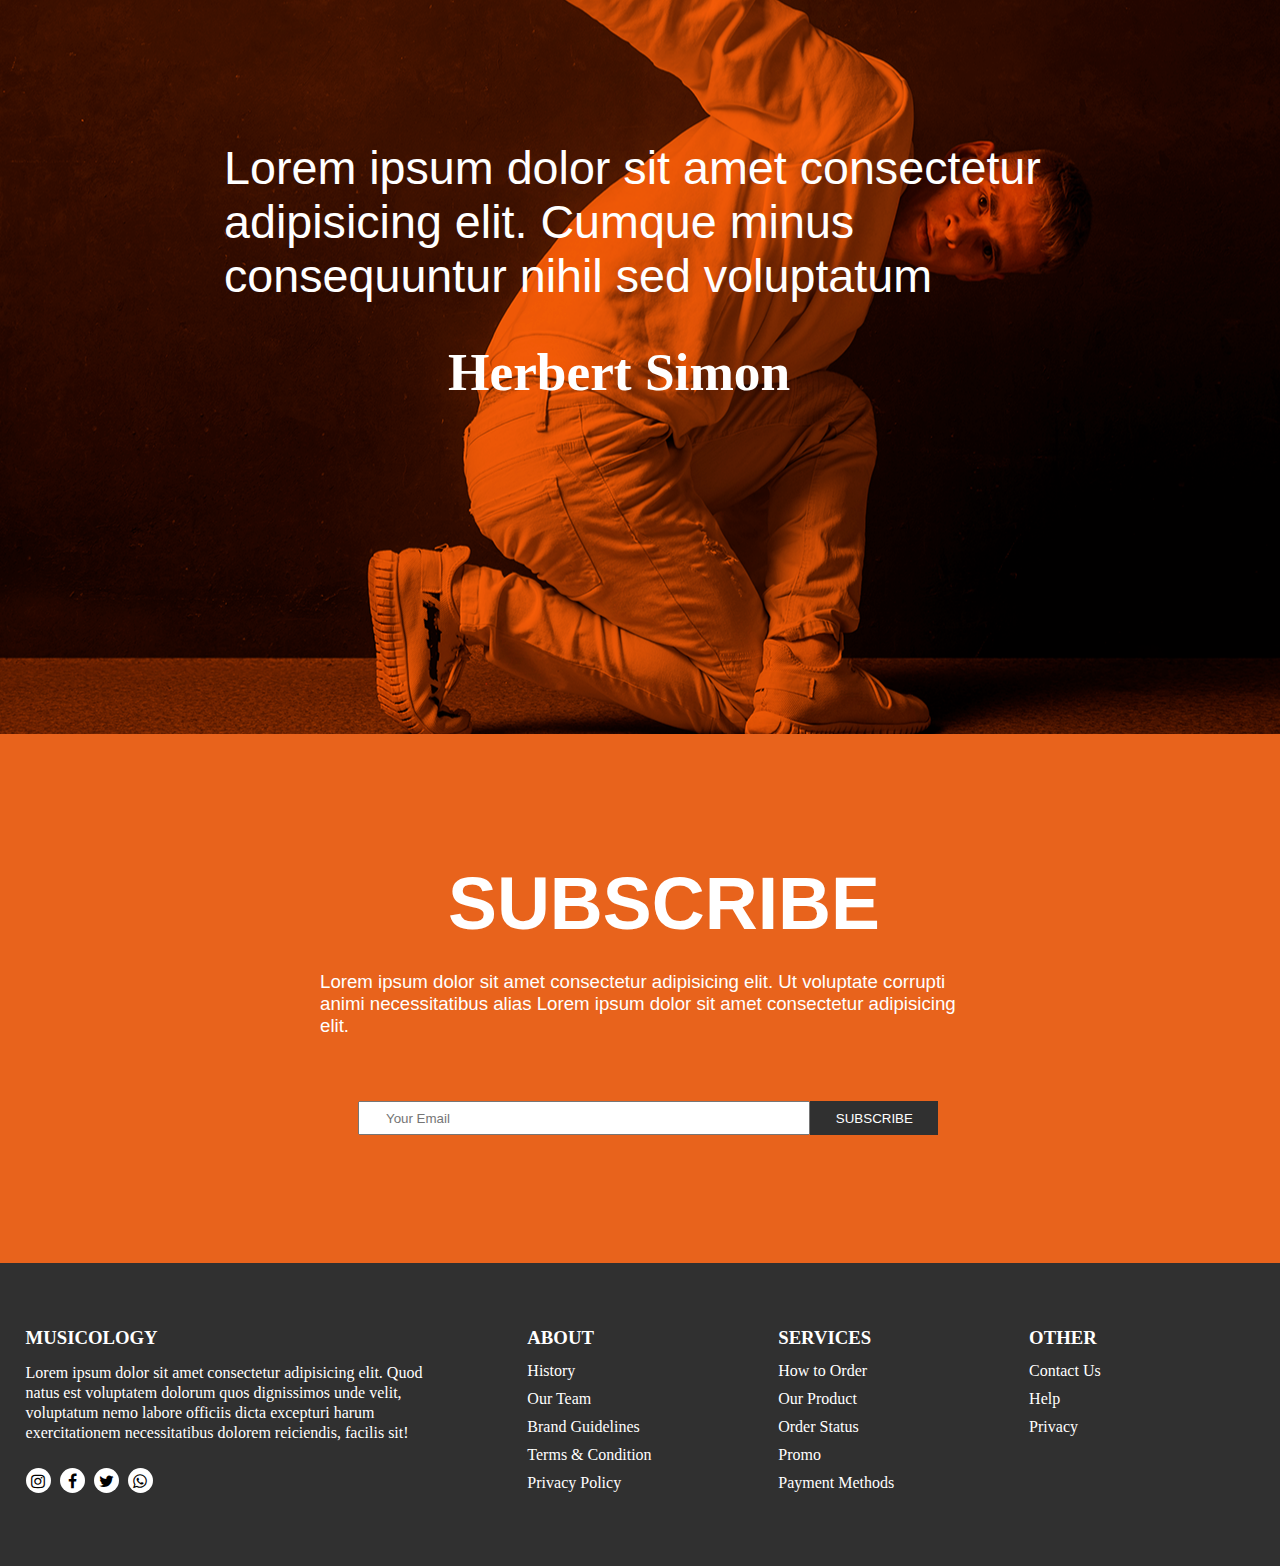
<file: links/dance/index.html>
<!DOCTYPE html>
<html lang="en">
<head>
    <meta charset="UTF-8">
    <meta name="viewport" content="width=device-width, initial-scale=1.0">
    <title>Document</title>
    <link rel="stylesheet" href="css/style.css">
    <link rel="stylesheet" href="css/font-awesome.css">
</head>
<body>
    <!-- start site -->
    <div id="site">
    
    <!-- start header -->
        <div id="header">

            <div class="menu">
                <div class="logo">
                    <img src="img/logo.png" alt="logo" title="It's a logo">
                </div>

                <div class="links">
                    <ul>
                        <li><a href="#">Home</a></li>
                        <li><a href="#">Product</a></li>
                        <li><a href="#">Promo</a></li>
                        <li><a href="#statistics">About</a></li>
                        <li><a href="#footer">Contact</a></li>
                    </ul>
                </div>
            
                <div class="search">
                    <input type="text" class="input">
                    <i class="fa fa-search"></i>
                </div>
            </div>

            <div class="title">
                <h1>Title Here</h1>
                <h5>Lorem, ipsum dolor sit amet consectetur adipisicing elit. Dolorem cumque, harum blanditiis nobis numquam ab facere omnis </h5>
                <button class="reg-btn">register now</button>
            </div>

            <!-- start modal register -->
            <div class="mregister"> 
                <i class="fa fa-remove fa-lg"></i>
                <h1>Register in Our Site</h1>
                <div class="mtitles">
                    <p>First Name</p>
                    <p>Second Name</p>
                    <p>Address</p>
                    <p>Email</p>
                </div>
                <form action="#">
                    <input type="text" name="name" id="" placeholder="John"><br>
                    <input type="text" name="sname" id="" placeholder="Doe"><br>
                    <input type="text" name="addres" id="" placeholder="New York"><br>
                    <input type="email" name="email" placeholder="qwerty@gmail.com"><br>
                    <input type="submit" name="submit" class="msubmit" value="Register Now">
                </form>
            </div>
            <!-- end modal register -->

        </div>
        <!-- end header -->

        <!-- start dance-tour -->
        <div id="dance-tour">
            <div class="dance-description">
                <h1>Dance Tour</h1>
                <p>Lorem ipsum dolor sit amet consectetur adipisicing elit. Distinctio accusantium, doloremque eum unde vero doloribus tempora </p>
            </div>
            <div class="dance-type">
                <div class="card">
                    <img src="img/card1.png" alt="AMERICA" title="American dance type">
                    <h3>America</h3>
                    <p>Lorem ipsum dolor, sit amet consectetur adipisicing elit.</p>
                </div>
                <div class="card">
                    <img src="img/card2.png" alt="ASIA" title="Asian dance type">
                    <h3>Asia</h3>
                    <p>Lorem ipsum dolor, sit amet consectetur adipisicing elit.</p>
                </div>
                <div class="card">
                    <img src="img/card3.png" alt="AUSTRALIA" title="Australian dance type">
                    <h3>Australia</h3>
                    <p>Lorem ipsum dolor, sit amet consectetur adipisicing elit.</p>
                </div>
            </div>
            
        </div>
        <!-- end dance-tour -->

        <!-- start price -->
        <div id="price">
            <div class="price-description">
                <h1>Pricing</h1>
                <p>Lorem ipsum dolor sit amet consectetur adipisicing elit. Distinctio accusantium, doloremque eum unde vero doloribus tempora </p>
            </div>
            <div class="price-type">
                <div class="price-card">
                    <img src="img/picon.png" alt="AMERICA" title="American dance type">
                    <h3>Basic</h3>
                    <p>Lorem ipsum dolor, sit amet consectetur adipisicing elit.</p>
                    <button>$150.00</button>
                </div>
                <div class="price-card">
                    <img src="img/picon.png" alt="ASIA" title="Asian dance type">
                    <h3>Professional</h3>
                    <p>Lorem ipsum dolor, sit amet consectetur adipisicing elit.</p>
                    <button>$200.00</button>
                </div>
                <div class="price-card">
                    <img src="img/picon.png" alt="AUSTRALIA" title="Australian dance type">
                    <h3>Ultimate</h3>
                    <p>Lorem ipsum dolor, sit amet consectetur adipisicing elit.</p>
                    <button>$250.00</button>
                </div>
            </div>
        </div>
        </div>
        <!-- end price -->

        <!-- start amazing dance -->
        <div id="amazing-dance">
            <div class="dance-img">
                <img src="img/aimg.png" alt="photo">
            </div>
            <div class="dance-title">
                <h1>Amazing dance</h1>
                <p>Lorem, ipsum dolor sit amet consectetur adipisicing elit. Sapiente possimus praesentium consequuntur saepe.</p>
                <button>Read More</button>
            </div>
            <div class="dance-title">
                <h1>Best dance</h1>
                <p>Lorem, ipsum dolor sit amet consectetur adipisicing elit. Sapiente possimus praesentium consequuntur saepe.</p>
                <button>Read More</button>
            </div>
            <div class="dance-img">
                <img src="img/bdance.png" alt="photo" style="margin-top: -0.6%; margin-bottom: -0.6%;">
            </div>
        </div>
        <!-- end amazing dance -->

        <!-- start statistics -->
        <div id="statistics">
            <div class="stat-description">
                <h1>Our Statistics</h1>
                <p>Lorem ipsum dolor sit amet consectetur adipisicing elit. Distinctio accusantium, doloremque eum unde vero doloribus tempora </p>
            </div>
            <div class="stat-type">
                <div class="stat-card">
                    <h3>1240+</h3>
                    <a href="#">Club</a>
                </div>
                <div class="stat-card">
                    <h3>2000+</h3>
                    <a href="#">Active Member</a>
                </div>
                <div class="stat-card">
                    <h3>1.000+</h3>
                    <a href="#">Community</a>
                </div>
            </div>     
        </div>
        <!-- end statistics -->

        <!-- start simon -->
        <div id="simon">
            <p>Lorem ipsum dolor sit amet consectetur adipisicing elit. Cumque minus consequuntur nihil sed voluptatum</p>
            <h2>Herbert Simon</h2>
        </div>
        <!-- end simon -->

        <!-- start subscribe -->
        <div id="subscribe">
            <h1>Subscribe</h1>
            <p>Lorem ipsum dolor sit amet consectetur adipisicing elit. Ut voluptate corrupti animi necessitatibus alias Lorem ipsum dolor sit amet consectetur adipisicing elit.</p>
            <form action="#"><input type="email" name="email" id="email" placeholder="Your Email"><input type="submit" name="submit" id="submit" value="SUBSCRIBE"></form>
        </div>
        <!-- end subscribe -->

        <!-- start footer -->
        <div id="footer">
            
            <div class="musicology">
                <h3>MUSICOLOGY</h3>
                <p>Lorem ipsum dolor sit amet consectetur adipisicing elit. Quod natus est voluptatem dolorum quos dignissimos unde velit, voluptatum nemo labore officiis dicta excepturi harum exercitationem necessitatibus dolorem reiciendis, facilis sit!</p>
                <i class="fa fa-instagram" title="instagram"></i>
                <i class="fa fa-facebook" title="facebook"></i>
                <i class="fa fa-twitter" title="twitter"></i>
                <i class="fa fa-whatsapp" title="whatsapp"></i>
            </div>

            <div class="about">
                <h3>ABOUT</h3>
                <ul>
                    <li><a href="#">History</a></li>
                    <li><a href="#">Our Team</a></li>
                    <li><a href="#">Brand Guidelines</a></li>
                    <li><a href="#">Terms & Condition</a></li>
                    <li><a href="#">Privacy Policy</a></li>
                </ul>
            </div>

            <div class="service">
                <h3>SERVICES</h3>
                <ul>
                    <li><a href="#">How to Order</a></li>
                    <li><a href="#">Our Product</a></li>
                    <li><a href="#">Order Status</a></li>
                    <li><a href="#">Promo</a></li>
                    <li><a href="#">Payment Methods</a></li>
                </ul>
            </div>

            <div class="other">
                <h3>OTHER</h3>
                <ul>
                    <li><a href="#">Contact Us</a></li>
                    <li><a href="#">Help</a></li>
                    <li><a href="#">Privacy</a></li>
                </ul>
            </div>

        </div>
        <!-- end footer -->


    </div>
    <!-- end site -->


    <script src="js/script.js"></script>
</body>
</html>
</file>
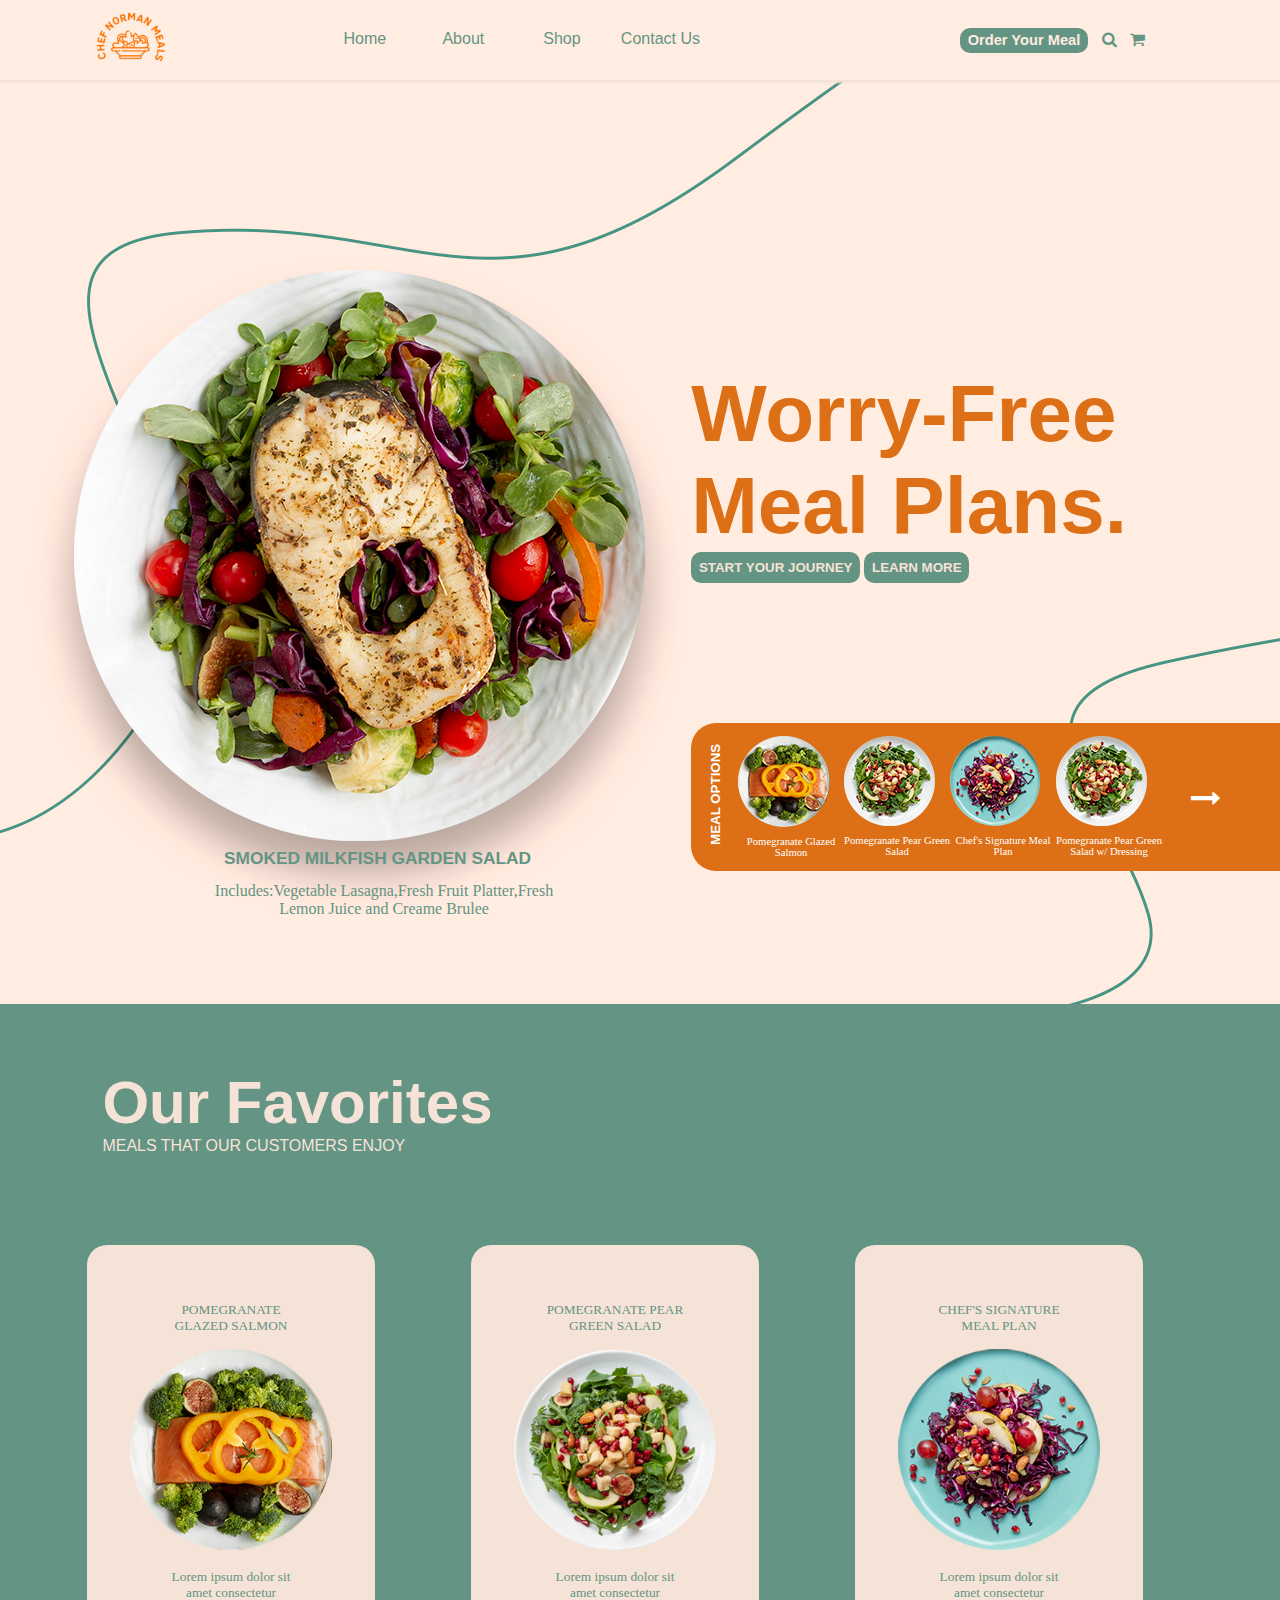
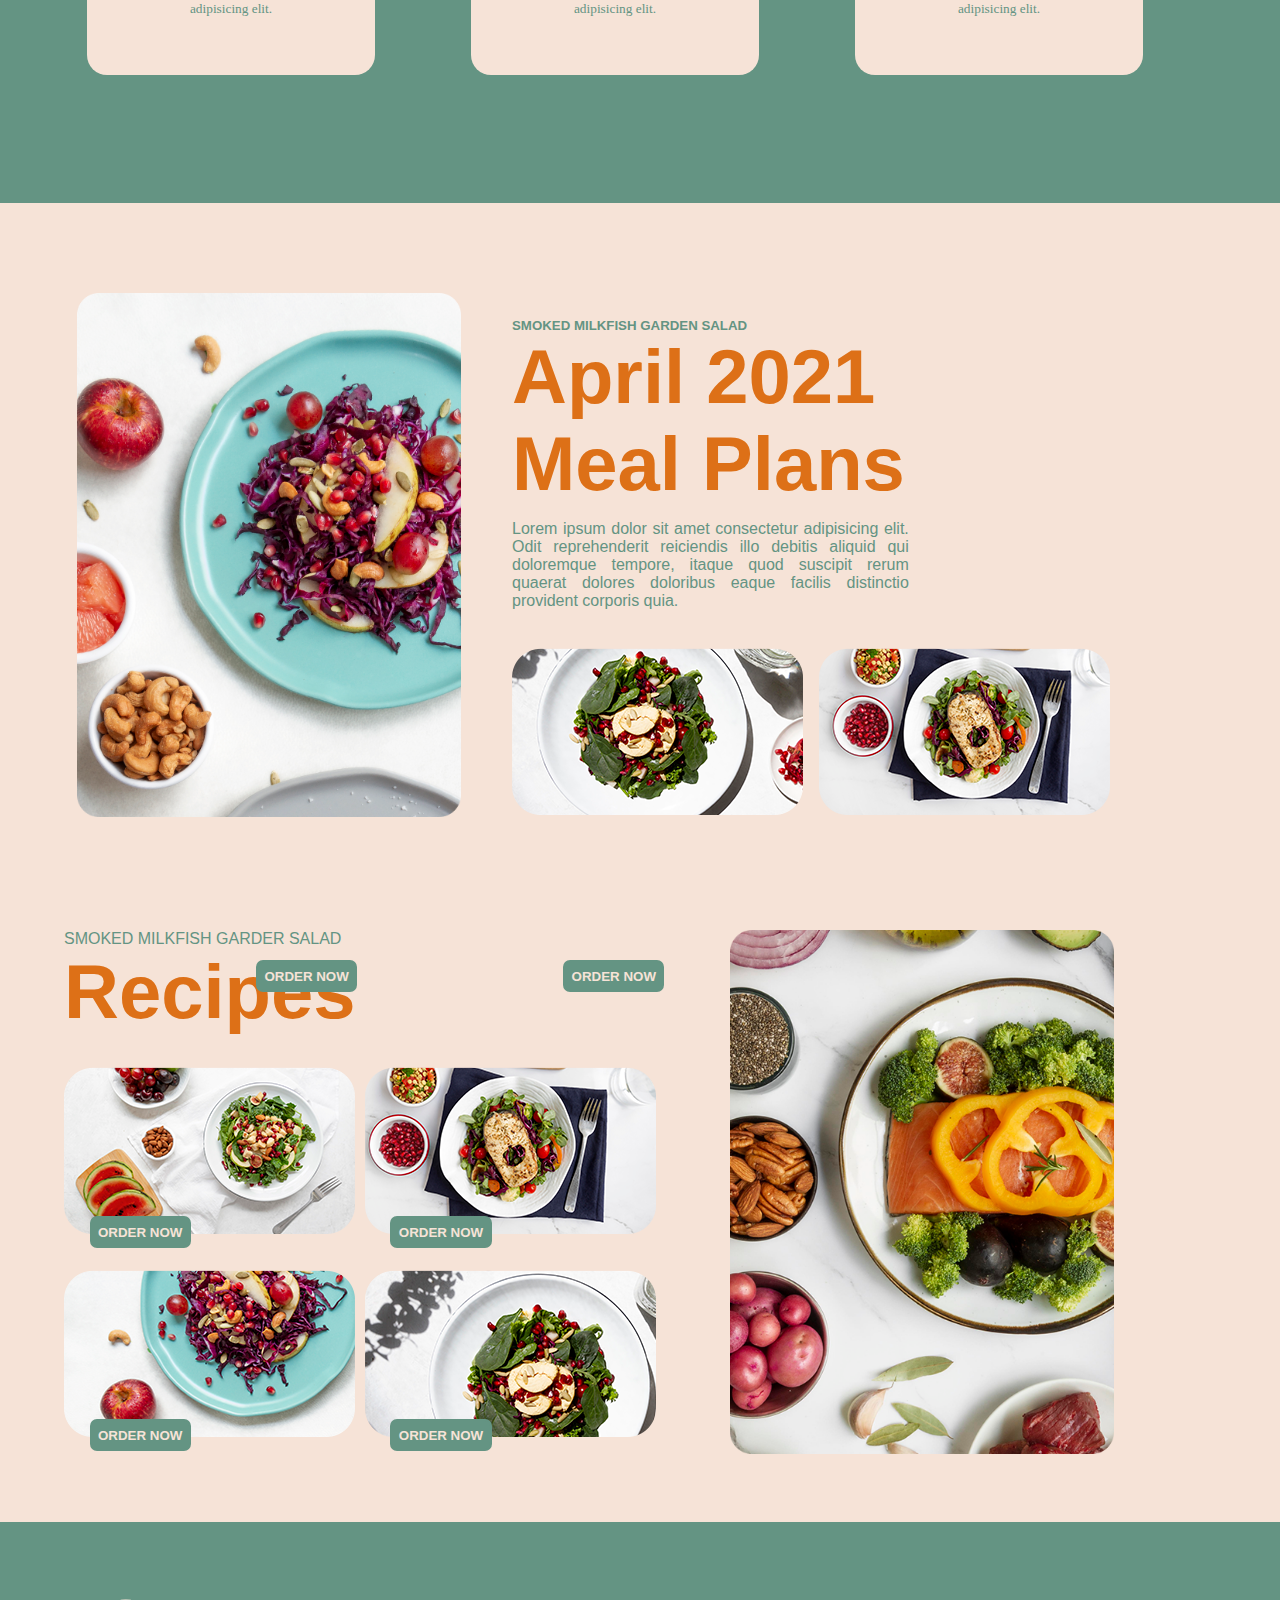
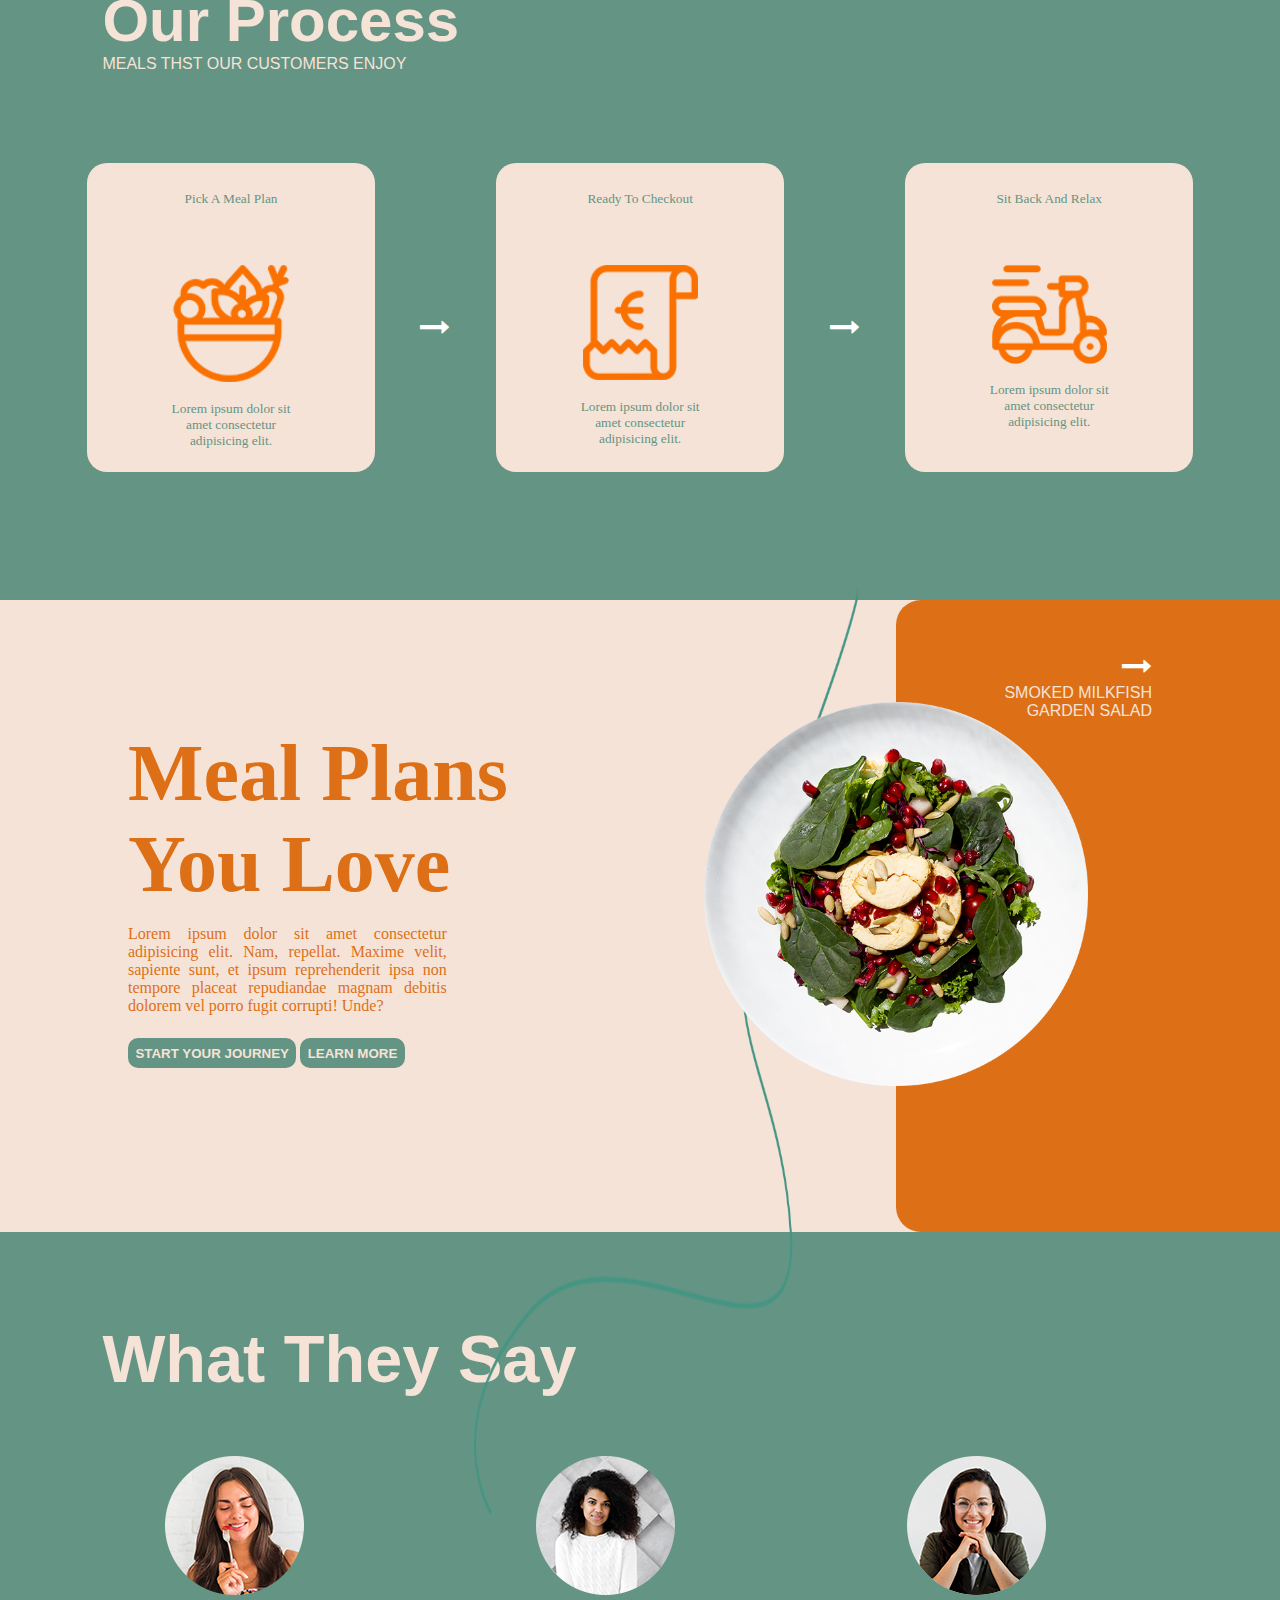
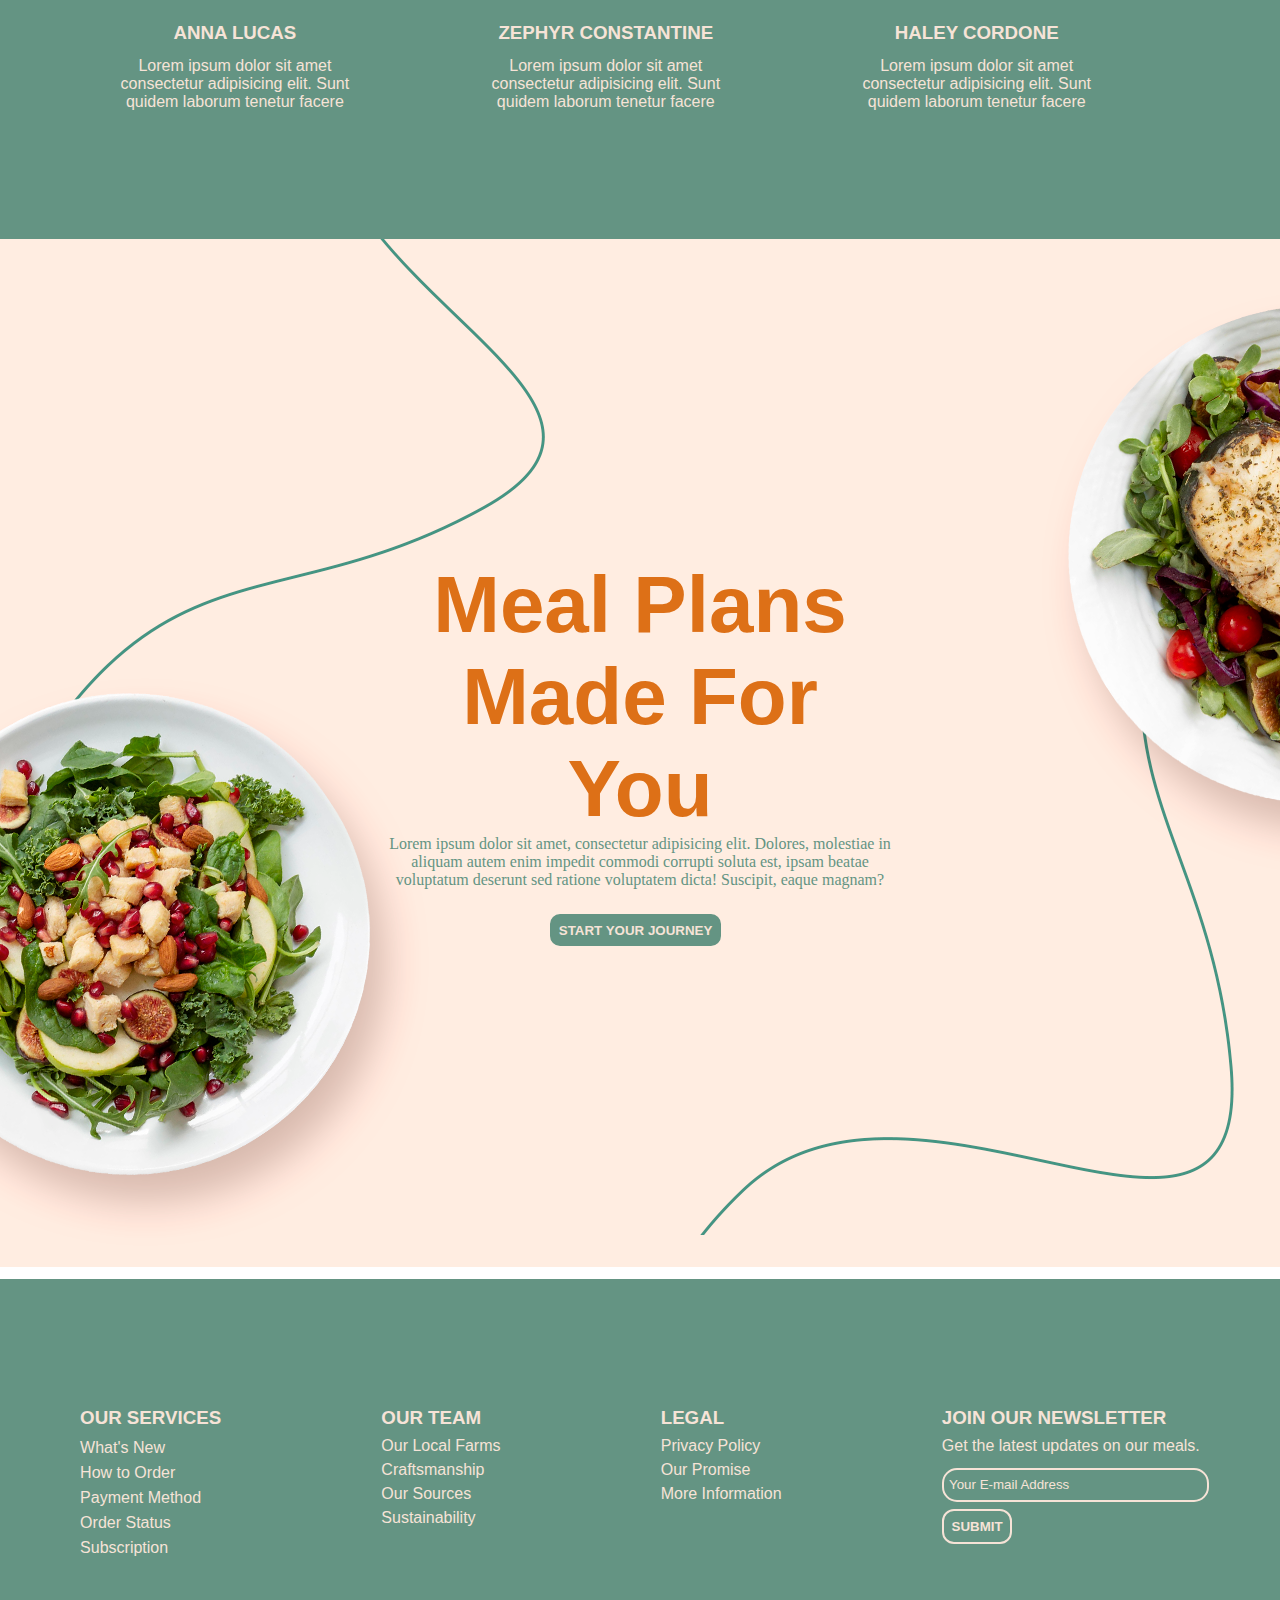
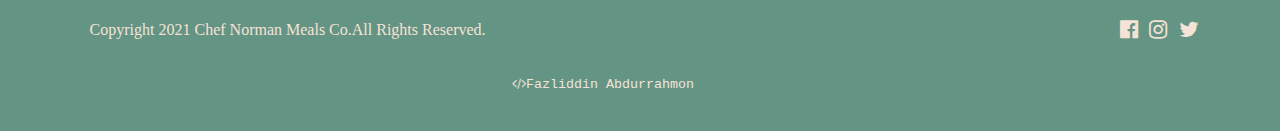
<file: links/meal/index.html>
<!DOCTYPE html>
<html lang="en">
<head>
    <meta charset="UTF-8">
    <meta name="viewport" content="width=device-width, initial-scale=1.0">
    <title>Document</title>
    <link rel="stylesheet" href="css/font-awesome.css">
    <link rel="stylesheet" href="css/style.css">
</head>
<body>
    
    <!-- start site -->
    <div id="site">

        <!-- start header -->
        <div id="header">
            <div class="menu">
                <div class="logo">
                    <img src="img/logo.png" alt="logo">
                </div>

                <div class="links">
                    <ul>
                        <li><a href="#">Home</a></li>
                        <li><a href="#">About</a></li>
                        <li><a href="#">Shop</a></li>
                        <li><a href="#">Contact Us</a></li>
                    </ul>
                </div>

                <div class="shop">
                    <button class="order-btn">Order Your Meal</button>
                    <i class="fa fa-search"></i>
                    <i class="fa fa-shopping-cart"></i>
                    <input type="search" name="search" id="sinp" placeholder="Search...">
                </div>
            </div>

            

            <div class="main">
                <div class="smoked">
                    <h4>Smoked Milkfish Garden Salad</h4>
                    <p>Includes:Vegetable Lasagna,Fresh Fruit Platter,Fresh Lemon Juice and Creame Brulee</p>
                </div>
                
                <div class="options">
                    <div class="topt">
                        <h1>Worry-Free Meal Plans.</h1>
                        <button class="start-btn">Start Your Journey</button>
                        <button class="start-btn">Learn More</button>
                    </div>
                    <div class="mopt">
                        <div class="mh4"><h4>Meal Options</h4></div>
                        <div class="mcard card1">
                            <img src="img/card1.png" alt="img">
                            <p>Pomegranate Glazed Salmon</p>
                        </div>
                        <div class="mcard">
                            <img src="img/card2.png" alt="img">
                            <p>Pomegranate Pear Green Salad</p>
                        </div>
                        <div class="mcard">
                            <img src="img/card3.png" alt="img">
                            <p>Chef's Signature Meal Plan</p>
                        </div>
                        <div class="mcard">
                            <img src="img/card4.png" alt="img">
                            <p>Pomegranate Pear Green Salad w/ Dressing</p>
                        </div>
                        <i class="fa fa-long-arrow-right"></i>
                    </div>
                </div>
            </div>
        </div>
        <!-- end header -->

        <!-- start modal order -->
        <div class="modal-order">
            <form action="">
                <i class="fa fa-remove fa-lg"></i>
                <fieldset>
                    <legend>Your Name</legend>
                    <input type="text" name="" id="mname" autofocus>
                </fieldset>
                <fieldset>
                    <legend>Address</legend>
                    <input type="text" name="" id="maddress">
                </fieldset>
                <fieldset>
                    <legend>What do You Want</legend>
                    <input type="text" name="" id="">
                </fieldset>
                <fieldset>
                    <legend>How Much do You Want</legend>
                    <input type="number" name="" id="" min="1">
                </fieldset>
                <fieldset>
                    <legend>Phone Number</legend>
                    <input type="tel" name="phone" id="" placeholder="+998-99-999-99-99" pattern="+-[0-9]{3}[0-9]{2}-[0-9]{3}-[0-9]{2}-[0-9]{2}">
                </fieldset>
                <fieldset>
                    <legend>Card Number</legend>
                    <input type="text" name="" id="" minlength="12">
                </fieldset>
                <button class="start-btn">ORDER</button>
                
            </form>
        </div>
        <!-- end modal order -->

        <!-- start favorites -->
        <div id="favorites">
            <div class="ftitle">
                <h1>Our Favorites</h1>
                <p>MEALS THAT OUR CUSTOMERS ENJOY</p>
            </div>

            <div class="fbody">
                <div class="card">
                    <p>POMEGRANATE
                        GLAZED SALMON
                    </p>
                    <img src="img/fcard1.png" class="cardimg" alt="img">
                    <p>Lorem ipsum dolor sit amet consectetur adipisicing elit.</p>
                </div>
            
                <div class="card">
                    <p>POMEGRANATE PEAR
                        GREEN SALAD
                    </p>
                    <img src="img/fcard2.png" class="cardimg" alt="img">
                    <p>Lorem ipsum dolor sit amet consectetur adipisicing elit.</p>
                </div>
        
                <div class="card">
                    <p>CHEF'S SIGNATURE
                        MEAL PLAN
                    </p>
                    <img src="img/fcard3.png" class="cardimg" alt="img">
                    <p>Lorem ipsum dolor sit amet consectetur adipisicing elit.</p>
                </div>
            </div>
        </div>
        <!-- end favorites -->

        <!-- start general -->
        <div id="general">
            <div class="april">
                <div class="aimg">
                    <img src="img/gimg1.png" alt="img">
                </div>
                
                <h5>SMOKED MILKFISH GARDEN SALAD</h5>
                <h1>April 2021 Meal Plans</h1>
                <p>Lorem ipsum dolor sit amet consectetur adipisicing elit. Odit reprehenderit reiciendis illo debitis aliquid qui doloremque tempore, itaque quod suscipit rerum quaerat dolores doloribus eaque facilis distinctio provident corporis quia.</p>
                <div class="april-card">
                    <img src="img/gimg2.png" alt="img">
                    <button class="gen-btn">ORDER NOW</button>
                </div>
                <div class="april-card">
                    <img src="img/gimg3.png" alt="img">
                    <button class="gen-btn">ORDER NOW</button>
                </div>
            </div>

            <div class="recipes">
                <div class="rmain">
                    <p>SMOKED MILKFISH GARDER SALAD</p>
                    <h1>Recipes</h1>
                    <div class="recipe-card">
                        <img src="img/rimg1.png" alt="img">
                        <button class="rec-btn">ORDER NOW</button>
                    </div>
                    <div class="recipe-card">
                        <img src="img/rimg2.png" alt="img">
                        <button class="rec-btn">ORDER NOW</button>
                    </div>
                    <div class="recipe-card">
                        <img src="img/rimg3.png" alt="img">
                        <button class="rec-btn">ORDER NOW</button>
                    </div>
                    <div class="recipe-card">
                        <img src="img/rimg4.png" alt="img">
                        <button class="rec-btn">ORDER NOW</button>
                    </div>
                </div>

                <div class="rimg">
                    <div class="recimg">
                        <img src="img/rimg.png" alt="img">
                    </div>
                </div>
            </div>
        </div>
        <!-- end general -->

        <!-- start process -->
        <div id="process">
            <div class="ptitle">
                <h1>Our Process</h1>
                <p>MEALS THST OUR CUSTOMERS ENJOY</p>
            </div>
            <div class="pbody">
                <div class="card">
                    <p>Pick A Meal Plan</p>
                    <img src="img/cimg1.png" alt="img">
                    <p>Lorem ipsum dolor sit amet consectetur adipisicing elit.</p>
                </div>
                <i class="fa fa-long-arrow-right"></i>
                <div class="card">
                    <p>Ready To Checkout</p>
                    <img src="img/cimg2.png" alt="img">
                    <p>Lorem ipsum dolor sit amet consectetur adipisicing elit.</p>
                </div>
                <i class="fa fa-long-arrow-right"></i>
                <div class="card">
                    <p>Sit Back And Relax</p>
                    <img src="img/cimg3.png" alt="img">
                    <p>Lorem ipsum dolor sit amet consectetur adipisicing elit.</p>
                </div>
            </div>
        </div>
        <!-- end process -->

        <!-- start love -->
        <div id="love">
            <img src="img/shape.png" alt="img" class="shape">
            <img src="img/limg.png" alt="img">
            <div class="col1">
                <h1>Meal Plans You Love</h1>
                <p>Lorem ipsum dolor sit amet consectetur adipisicing elit. Nam, repellat. Maxime velit, sapiente sunt, et ipsum reprehenderit ipsa non tempore placeat repudiandae magnam debitis dolorem vel porro fugit corrupti! Unde?</p>
                <button class="start-btn">Start Your Journey</button>
                <button class="start-btn">Learn More</button>
            </div>

            <div class="col2">
                <i class="fa fa-long-arrow-right"></i>
                <p>SMOKED MILKFISH GARDEN SALAD</p>
            </div>
        </div>
        <!-- end love -->

        <!-- start say -->
        <div id="say">
            <h1>What They Say</h1>
            <div class="scards">
                <div class="say-card">
                <img src="img/pic1.png" alt="img">
                <h3>ANNA LUCAS</h3>
                <p>Lorem ipsum dolor sit amet consectetur adipisicing elit. Sunt quidem laborum tenetur facere</p>
                </div>
                <div class="say-card">
                    <img src="img/pic2.png" alt="img">
                    <h3>ZEPHYR CONSTANTINE</h3>
                    <p>Lorem ipsum dolor sit amet consectetur adipisicing elit. Sunt quidem laborum tenetur facere</p>
                </div>
                <div class="say-card">
                    <img src="img/pic3.png" alt="img">
                    <h3>HALEY CORDONE</h3>
                    <p>Lorem ipsum dolor sit amet consectetur adipisicing elit. Sunt quidem laborum tenetur facere</p>
                </div>
            </div>
        </div>
        <!-- end say -->

        <!-- start made -->
        <div id="made">
            <h1>Meal Plans Made For You</h1>
            <p>Lorem ipsum dolor sit amet, consectetur adipisicing elit. Dolores, molestiae in aliquam autem enim impedit commodi corrupti soluta est, ipsam beatae voluptatum deserunt sed ratione voluptatem dicta! Suscipit, eaque magnam?</p>
            <button class="start-btn">START YOUR JOURNEY</button>
        </div>
        <!-- end made -->

        <!-- start footer -->
        <div id="footer">

            <div class="base">
                <div class="service">
                    <h3>OUR SERVICES</h3>
                    <ul>
                        <li><a href="#">What's New</a></li>
                        <li><a href="#">How to Order</a></li>
                        <li><a href="#">Payment Method</a></li>
                        <li><a href="#">Order Status</a></li>
                        <li><a href="#">Subscription</a></li>
                    </ul>
                </div>
                <div class="team">
                    <h3>OUR TEAM</h3>
                    <ul>
                        <li><a href="#">Our Local Farms</a></li>
                        <li><a href="#">Craftsmanship</a></li>
                        <li><a href="#">Our Sources</a></li>
                        <li><a href="#">Sustainability</a></li>
                    </ul>
                </div>
                <div class="legal">
                    <h3>LEGAL</h3>
                    <ul>
                        <li><a href="#">Privacy Policy</a></li>
                        <li><a href="#">Our Promise</a></li>
                        <li><a href="#">More Information</a></li>
                    </ul>
                </div>
                <div class="newsletter">
                    <h3>JOIN OUR NEWSLETTER</h3>
                    <a href="#">Get the latest updates on our meals.</a>
                    <form action="">
                        <input type="email" name="email" id="email" placeholder="Your E-mail Address">
                        <button class="start-btn submit-btn">SUBMIT</button>
                    </form>
                </div>
            </div>

            <div class="social">
                <p>Copyright 2021 Chef Norman Meals Co.All Rights Reserved.</p>
                <div class="media">
                    <i class="fa fa-facebook-official fa-lg"></i>
                    <i class="fa fa-instagram fa-lg"></i>
                    <i class="fa fa-twitter fa-lg"></i>
                </div>
                <p class="fazliddin"><i class="fa fa-code"></i>Fazliddin Abdurrahmon</p>
            </div>

        </div>
        <!-- end footer -->


    </div>
    <!-- end site -->





    <script src="js/main.js"></script>
</body>
</html>
</file>
<file: css/style.css>
*{
    margin: 0 auto;
    padding: 0%;
    box-sizing: border-box;
}
button:hover,i:hover{
    cursor: pointer;
}

#site{

}

#ham-menu{
    display: none !important;
}
#header{
    background: url(../img/hfon.jpg) no-repeat left top;
    background-size: cover;
    height: 100vh;
}
.hfon{
    background-image: linear-gradient(to bottom,rgba(0,0,0,0.3),rgba(0,0,0,0.3));
    padding-bottom: 2%;
}
.menu{
    height: 100px;
    width: 100%;
}
.logo{
    float: left;
    width: 48%;
    height: 100%;
}
.logo img{
    width: 20%;
    margin-left: 18%;
    height: 100%;
}
.links{
    width: 50%;
    float: left;
    height: 100%;
}
.links ul{
    height: 100%;
    list-style: none;
    width: 100%;
}
.links ul li{
    width: 22%;
    float: left; 
    line-height: 96px;
    text-align: center;
    margin-left: 2%;
}
.links ul li a{
    color: white;
    font-size: 15pt;
    text-decoration: none;
    font-weight: 600;
    font-family: 'Lucida Sans', 'Lucida Sans Regular', 'Lucida Grande', 'Lucida Sans Unicode', Geneva, Verdana, sans-serif;
    text-transform: uppercase;
}
.links ul li a:hover{
    color: #fc635e;
    text-decoration: underline;
    text-decoration-thickness: 6px;
}

.left{
    margin-top: 25vh;
    margin-left: 10%;
    display: inline;
    float: left;
}
.right{
    float: left;
    margin-top: 25vh;
    margin-left: 2%;
}

.hfon h1{
    margin-top: 21vh;
    font-size: 37pt;
    margin-left: 2%;
    float: left;
    display: block;
    color: white;
    width: 58%;
    text-align: center;
}
.hfon h1 span{
    color: #fc635e;
}
.hfon p{
    width: 54%;
    color: white;
    font-weight: 400;
    font-size: 10.7pt;
    font-family: 'Lucida Sans', 'Lucida Sans Regular', 'Lucida Grande', 'Lucida Sans Unicode', Geneva, Verdana, sans-serif;
    text-align: center;
}
.first{
    padding: 1% 1.7%;
    display: block;
    color: #fc635e;
    font-family: 'Lucida Sans', 'Lucida Sans Regular', 'Lucida Grande', 'Lucida Sans Unicode', Geneva, Verdana, sans-serif;
    border: 2px solid #fc635e;
    font-size: 13pt;
    font-weight: 650;
    margin-top: 5vh;
    background: none;
    border-radius: 10px;
    transition: all 0.3s;
}
.first:hover{
    background: #fc635e;
    color: white;
}
.type1{
    margin-top: 30vh;
    border: 2px solid #fc635e;
    background: #fc635e;
    color: white;
    border-radius: 100%;
    padding: 0.3%;
    margin-left: 49%;
    font-size: 15pt;
}

@media only screen and (min-width:1008px) and (max-width:1348px){
    .type1{
        margin-top: 22vh;
    }
}

.type1:hover{
    color: #fc635e;
    background: none;   
}

#receive{
    background: white;
    width: 100%;
    display: flex;
    flex-direction: column;
    align-items: center;
    justify-content: center;
    height: 100vh;
    border: 1px solid white;
}
#receive h1{
    color: #868686;
    border-bottom: 1.5px solid #868686;
    display: inline;
    font-size: 29pt;
    margin-top: 1%;
    font-family: 'Lucida Sans', 'Lucida Sans Regular', 'Lucida Grande', 'Lucida Sans Unicode', Geneva, Verdana, sans-serif;
    text-transform: uppercase;
}
#receive h1 span{
    color: #fc635e;
}
.rec-p{
    width: 47%;
    color: #868686;
    font-size: 14pt;
    text-align: center;
    margin-top: 2%;
    margin-bottom: 8%;
    font-family: 'Lucida Sans', 'Lucida Sans Regular', 'Lucida Grande', 'Lucida Sans Unicode', Geneva, Verdana, sans-serif;
}
.cards{
    width: 80%;
    margin-bottom: 8%;
}
.card{
    width: 22.5%;
    float: left;
    margin-left: 2%;
    display: flex;
    flex-direction: column;
    align-items: center;
    height: 250px;
}
.card hr{
    width: 25%;
    margin-bottom: 7%;
}
.card h3{
    margin-top: 6%;
    color: #868686;
    font-family: 'Lucida Sans', 'Lucida Sans Regular', 'Lucida Grande', 'Lucida Sans Unicode', Geneva, Verdana, sans-serif;
    text-transform: uppercase;
    margin-bottom: 1%;
}
.card p{
    text-align: center;
    color: #868686;
    font-family: 'Lucida Sans', 'Lucida Sans Regular', 'Lucida Grande', 'Lucida Sans Unicode', Geneva, Verdana, sans-serif;
}
.type2{
    border: 2px solid #fc635e;
    background: none;
    color: #fc635e;
    border-radius: 100%;
    padding: 20%;
    font-size: 15pt;
    margin-bottom: 0.5%;
    
}
.type2:hover{
    color: white;
    background: #fc635e;   
}

#expand{
    background: url(../img/exfon.png) no-repeat center center;
    background-size: cover;
    height: 100vh;
    padding-top: 12%;
    display: flex;
    flex-direction: column;
    align-items: center;
}
.iqtibos{
    border: 5px solid #3f5164;
    width: 80%;
    height: 50vh;
    padding: 1%;
    display: flex;
    flex-direction: column;
    align-items: center;
}
.iqtibos h2{
    color: white;
    font-size: 25pt;
    width: 85%;
    font-family: 'Lucida Sans', 'Lucida Sans Regular', 'Lucida Grande', 'Lucida Sans Unicode', Geneva, Verdana, sans-serif;
    text-align: center;
    margin-top: 5%;
}
.iqtibos h2 span{
    color: #fc635e;
}
.iqtibos h4{
    font-size: 17pt;
    width: 40%;
    text-align: center;
    color: white;
    margin-top: 5%;
    font-family: 'Lucida Sans', 'Lucida Sans Regular', 'Lucida Grande', 'Lucida Sans Unicode', Geneva, Verdana, sans-serif;
}
.exbut{
    margin-top: 20vh;
    padding: 15%;
}

#process{
    background: white;
    height: 100vh;
    padding-top: 3%;
    display: flex;
    flex-direction: column;
    align-items: center;
}
#process h2{
    color: #868686;
    display: inline;
    border-bottom: 1.5px solid #868686;
    font-size: 25pt;
    font-family: 'Lucida Sans', 'Lucida Sans Regular', 'Lucida Grande', 'Lucida Sans Unicode', Geneva, Verdana, sans-serif;
}
#process .pro-title{
    margin-top: 2%;
    width: 40%;
    text-align: center;
    color: #868686;
}

.graphic{
    margin-top: 6%;
    display: flex;
    flex-direction: row;
    width: 80%;
    box-shadow: 1px 0px 10px 5px #3f5164 inset;
    padding: 2%; 
    position: relative;
}
.graphic img{
    width: 90%;
}
.step1{
    display: flex;
    flex-direction: column;
    border: 1px solid #868686;
    box-shadow: 1px 2px 8px 3px #868686;
    padding-top: 4%;
    width: 22%;
    display: flex;
    flex-direction: column;
    align-items: center;
    background-image: linear-gradient(to bottom,rgba(10,10,10,0.05),rgba(10,10,10,0.1));
}
.step1:hover{
    transform: scale(1.2);
}
.step1 h5{
    margin-top: -80%;
    display: inline;
    text-transform: uppercase;
    color: #868686;
    border-bottom: 1px solid #868686;
    font-family: 'Lucida Sans', 'Lucida Sans Regular', 'Lucida Grande', 'Lucida Sans Unicode', Geneva, Verdana, sans-serif;
    font-size: 14pt;
}
.step1 p{
    width: 69%;
    margin-top: 5%;
    color: #868686;
    font-family: 'Lucida Sans', 'Lucida Sans Regular', 'Lucida Grande', 'Lucida Sans Unicode', Geneva, Verdana, sans-serif;
    font-size: 10pt;
    text-align: center;
}
.step2{
    display: flex;
    flex-direction: column;
    align-items: center;
    border: 1px solid #868686;
    box-shadow: 1px 2px 8px 3px #868686;
    padding-top: 4%;
    width: 22%;
    background-image: linear-gradient(to bottom,rgba(10,10,10,0.05),rgba(10,10,10,0.1));
    margin-left: 3%;
}
.step2:hover{
    transform: scale(1.2);
}
.step2 h5{
    margin-top: -80%;
    text-transform: uppercase;
    color: #868686;
    border-bottom: 1px solid #868686;
    font-family: 'Lucida Sans', 'Lucida Sans Regular', 'Lucida Grande', 'Lucida Sans Unicode', Geneva, Verdana, sans-serif;
    font-size: 14pt;
}
.step2 p{
    width: 69%;
    margin-top: 5%;
    color: #868686;
    font-family: 'Lucida Sans', 'Lucida Sans Regular', 'Lucida Grande', 'Lucida Sans Unicode', Geneva, Verdana, sans-serif;
    font-size: 10pt;
    text-align: center;
}
.step3{
    display: flex;
    flex-direction: column;
    align-items: center;
    border: 1px solid #868686;
    box-shadow: 1px 2px 8px 3px #868686;
    padding-top: 4%;
    width: 22%;
    background-image: linear-gradient(to bottom,rgba(10,10,10,0.05),rgba(10,10,10,0.1));
    margin-left: 3%;
}
.step3:hover{
    transform: scale(1.2);
}
.step3 h5{
    margin-top: -80%;
    text-transform: uppercase;
    color: #868686;
    border-bottom: 1px solid #868686;
    font-family: 'Lucida Sans', 'Lucida Sans Regular', 'Lucida Grande', 'Lucida Sans Unicode', Geneva, Verdana, sans-serif;
    font-size: 14pt;
}
.step3 p{
    width: 69%;
    margin-top: 5%;
    color: #868686;
    font-family: 'Lucida Sans', 'Lucida Sans Regular', 'Lucida Grande', 'Lucida Sans Unicode', Geneva, Verdana, sans-serif;
    font-size: 10pt;
    text-align: center;
}
.step4{
    display: flex;
    flex-direction: column;
    align-items: center;
    border: 1px solid #868686;
    box-shadow: 1px 2px 8px 3px #868686;
    padding-top: 4%;
    width: 22%;
    height: 290px;
    background-image: linear-gradient(to bottom,rgba(10,10,10,0.05),rgba(10,10,10,0.1));
    margin-left: 3%;
}
.step4:hover{
    transform: scale(1.2);
}
.step4 h5{
    margin-top: -80%;
    text-transform: uppercase;
    color: #868686;
    border-bottom: 1px solid #868686;
    font-family: 'Lucida Sans', 'Lucida Sans Regular', 'Lucida Grande', 'Lucida Sans Unicode', Geneva, Verdana, sans-serif;
    font-size: 14pt;
}
.step4 p{
    width: 69%;
    margin-top: 3%;
    color: #868686;
    font-family: 'Lucida Sans', 'Lucida Sans Regular', 'Lucida Grande', 'Lucida Sans Unicode', Geneva, Verdana, sans-serif;
    font-size: 10pt;
    text-align: center;
}
.pro-down{
    margin-top: 10vh;
    border: 2px solid #fc635e;
    background: none;
    color: #fc635e;
    border-radius: 100%;
    padding: 0.3%;
    margin-left: 49%;
    font-size: 15pt;
    margin-bottom: 0.5%;
    padding: 15%;
}
.pro-down:hover{
    color: white;
    background: #fc635e;   
}

#we-do{
    width: 100%;
    height: 100vh;
    background-color: #f2f2f2;
    padding-top: 5%;
    display: flex;
    flex-direction: column;
    align-items: center;
}
#we-do h1{
    text-transform: uppercase;
    color: #868686;
    font-family: 'Lucida Sans', 'Lucida Sans Regular', 'Lucida Grande', 'Lucida Sans Unicode', Geneva, Verdana, sans-serif;
    font-size: 17pt;
    border-bottom: 1px solid #868686;
    display: inline;
}
#we-do h1 span{
    color: #fc635e;
}
.todo{
    width: 90%;
    margin-top: 2%;
    display: flex;
    flex-direction: row;
}
.col1{
    width: 50%;
    padding-top: 2%;
}
.col1 h2{
    border-left: 6px solid #fc635e;
    text-indent: 7px;
    font-family: 'Lucida Sans', 'Lucida Sans Regular', 'Lucida Grande', 'Lucida Sans Unicode', Geneva, Verdana, sans-serif;
    font-size: 17pt;
    text-transform: uppercase;
    color: #868686;
}
.col1 p{
    margin-top: 4%;
    color: #868686;
    font-family: 'Lucida Sans', 'Lucida Sans Regular', 'Lucida Grande', 'Lucida Sans Unicode', Geneva, Verdana, sans-serif;
}
.col1 .todo-btn{
    padding: 1.5% 2.3%;
    display: block;
    color: white;
    font-family: 'Lucida Sans', 'Lucida Sans Regular', 'Lucida Grande', 'Lucida Sans Unicode', Geneva, Verdana, sans-serif;
    border: 2px solid #fc635e;
    font-size: 13pt;
    font-weight: 650;
    margin-top: 7%;
    background: #fc635e;
    border-radius: 10px;
    transition: all 0.3s;
    margin-left: 0;
}
.col1 .todo-btn:hover{
    background: none;
    color: #fc635e;
}

.col2{
    width: 50%;
    margin-top: -3%;
}
.col2 .comp{
    position: absolute;
    z-index: 0;
    margin-left: 6%;
    width: 35%;
}
.col2 .mac{
    position: absolute;
    z-index: 1;
    margin-top: 14.5%;
    width: 25%;
}
.col2 .ipad{
    position: absolute;
    z-index: 1;
    margin-left: 28%;
    margin-top: 14%;
    width: 10%;
}
#we-do .we-down{
    margin-top: 34vh;
    margin-bottom: 0.5%;
    margin-left: 49%;
}

#advertise{
    width: 100%;
    height: 100vh;
    background-color: white;
    padding-top: 5%;
    display: flex;
    flex-direction: column;
    align-items: center;
}
#advertise .cols{
    display: flex;
    flex-direction: row;
    width: 90%;
}
#advertise .col1 img{
    width: 100%;
    margin-top: -2%;
}
.col2{
    width: 48%;
    padding-top: 5%;
}
.col2 h2{
    border-right: 6px solid #fc635e;
    padding-right: 2%;
    font-family: 'Lucida Sans', 'Lucida Sans Regular', 'Lucida Grande', 'Lucida Sans Unicode', Geneva, Verdana, sans-serif;
    font-size: 17pt;
    text-transform: uppercase;
    color: #868686;
    text-align: right;
}
.col2 p{
    margin-top: 4%;
    color: #868686;
    font-family: 'Lucida Sans', 'Lucida Sans Regular', 'Lucida Grande', 'Lucida Sans Unicode', Geneva, Verdana, sans-serif;
    text-align: right;
}
.col2 .adv-btn{
    padding: 0.7% 1.4%;
    display: block;
    color: white;
    font-family: 'Lucida Sans', 'Lucida Sans Regular', 'Lucida Grande', 'Lucida Sans Unicode', Geneva, Verdana, sans-serif;
    border: 2px solid #fc635e;
    font-size: 13pt;
    font-weight: 650;
    margin-top: 3%;
    background: #fc635e;
    border-radius: 10px;
    transition: all 0.3s;
    margin-left: 0;
    float: right;}
.col2 .adv-btn:hover{
    background: none;
    color: #fc635e;
}
.adv-down{
    margin-top: 30vh; 
    margin-left: 49%;
    padding: 18%;
}

#marketing{
    width: 100%;
    height: 100vh;
    background: #f2f2f2;
    padding-top: 7%;
    margin-top: 1.5%;
    display: flex;
    flex-direction: column;
    align-items: center;
}
#marketing .cols{
    width: 80%;
    display: flex;
    flex-direction: row;
}
#marketing .col1{
    width: 50%;
    padding-top: 5%;
}
#marketing .col1 h2{
    border-left: 6px solid #fc635e;
    text-indent: 7px;
    font-family: 'Lucida Sans', 'Lucida Sans Regular', 'Lucida Grande', 'Lucida Sans Unicode', Geneva, Verdana, sans-serif;
    font-size: 17pt;
    text-transform: uppercase;
    color: #868686;
}
#marketing .col1 p{
    margin-top: 4%;
    color: #868686;
    font-family: 'Lucida Sans', 'Lucida Sans Regular', 'Lucida Grande', 'Lucida Sans Unicode', Geneva, Verdana, sans-serif;
}
#marketing .col1 .market-btn{
    padding: 1.5% 2.3%;
    display: block;
    color: white;
    font-family: 'Lucida Sans', 'Lucida Sans Regular', 'Lucida Grande', 'Lucida Sans Unicode', Geneva, Verdana, sans-serif;
    border: 2px solid #fc635e;
    font-size: 13pt;
    font-weight: 650;
    margin-top: 7%;
    background: #fc635e;
    border-radius: 10px;
    transition: all 0.3s;
    margin-left: 0;
}
#marketing .col1 .market-btn:hover{
    background: none;
    color: #fc635e;
}
#marketing .col2 img{
    width: 100%;
}
#marketing .col2{
    width: 50%;
}
.market-down{
    margin-left: 49%;
    margin-top: 25vh;
    padding: 15%;
}

#portfolio{
    height: 100vh; 
    width: 100%;
    padding-top: 1%;
    overflow-x: hidden;
    display: flex;
    flex-direction: column;
    align-items: center;
}
#portfolio h1{
    color: #868686;
    font-family: 'Lucida Sans', 'Lucida Sans Regular', 'Lucida Grande', 'Lucida Sans Unicode', Geneva, Verdana, sans-serif;
    border-bottom: 1px solid #868686;
}
#portfolio .iframes{
    display: flex; 
    flex-wrap: wrap;
    justify-content: space-around;
    width: 100%;
    margin-top: 1%;
}
.iframes img{
    width: 30%;
    float: left;
    margin: 1%;
    box-shadow: 0.5px 0.5px 2px 3px #868686;
}
.iframes img:hover{
    cursor: pointer;
    opacity: 0.5;
}
.iframes button:hover{
    background-image: linear-gradient(to bottom,rgb(0,0,0,0.1),rgb(0,0,0,0.5));
}
.ytube{
    position: absolute;
    margin-left: -66%;
    margin-top: 8%;
    padding: 0.5% 1.2%;
    background: #fc635e;
    border: 1px solid #fc635e;
    color: white;
    border-radius: 10px;
}
.bowl{
    position: absolute;
    margin-top: 8%;
    padding: 0.5% 1.2%;
    background: #fc635e;
    border: 1px solid #fc635e;
    color: white;
    border-radius: 10px;
}
.meal{
    position: absolute;
    margin-left: 68%;
    margin-top: 8%;
    padding: 0.5% 1.2%;
    background: #fc635e;
    border: 1px solid #fc635e;
    color: white;
    border-radius: 10px;
}
.dance{
    position: absolute;
    margin-left: -50%;
    margin-top: 24%;
    padding: 0.5% 1.2%;
    background: #fc635e;
    border: 1px solid #fc635e;
    color: white;
    border-radius: 10px;
}
.book{
    position: absolute;
    margin-left: 50%;
    margin-top: 24%;
    padding: 0.5% 1.2%;
    background: #fc635e;
    border: 1px solid #fc635e;
    color: white;
    border-radius: 10px;
}
.portfolio-btn{
    padding: 0.7% 1.4%;
    display: block; 
    color: white;
    font-family: 'Lucida Sans', 'Lucida Sans Regular', 'Lucida Grande', 'Lucida Sans Unicode', Geneva, Verdana, sans-serif;
    border: 2px solid #fc635e;
    font-size: 13pt;
    font-weight: 650;
    margin-top: 2%; 
    background: #fc635e;
    border-radius: 10px;
    transition: all 0.3s;
}
.portfolio-btn:hover{
    background: none;
    color: #fc635e;
}
.portfolio-down{
    margin-top: 5vh;
    margin-left: 48.5%;
    padding: 15%;
}

#footer{
    width: 100%;
    height: 50vh;
    padding-top: 2%;
    background-color: #3f5164;
}
.social{
    width: 48%;
    float: left;
    height: 95%;
    margin-left: 1%;
    box-shadow: 0.5px 0.5px 30px 5px #868686;
    background-image: linear-gradient(to bottom,rgb(0,0,0,0.05),rgb(0,0,0,0));
}
.social h4{
    color: antiquewhite;
    font-size: 15pt;
    margin-left: 1%;
}
.social ul{
    list-style: disc;
    color: white;
    margin-top: 1%;
}
.social ul li{
    margin-bottom: 1%;
    margin-left: 10%;
}
.social ul li a{
    text-decoration: none;
    font-family: 'Trebuchet MS', 'Lucida Sans Unicode', 'Lucida Grande', 'Lucida Sans', Arial, sans-serif;
    font-size: 13pt;
    color: aliceblue;
}
.social ul li a:hover{
    text-decoration: underline;
    text-decoration-thickness: 3px;
}
.social i{
    margin: 1%;
    font-size: 17pt;
}
.social .fa-youtube-play{
    color: red;
}
.social .fa-telegram{
    color: rgb(0,128,64);
    font-size: 16.5pt;
}
.social .fa-facebook-square{
    color: rgb(0,0,240);
}

.contact{
    width: 48%;
    float: left;
    height: 95%;
    margin-left: 1%;
    box-shadow: 0.5px 0.5px 30px 5px #868686;
    background-image: linear-gradient(to bottom,rgb(0,0,0,0.05),rgb(0,0,0,0));
}
.contact p{
    color: antiquewhite;
    font-family: 'Lucida Sans', 'Lucida Sans Regular', 'Lucida Grande', 'Lucida Sans Unicode', Geneva, Verdana, sans-serif;
    font-size: 14pt;
    margin: 1% 2%;
}
.contact input[type=email]{
    height: 35px;
    width: 65%;
    margin-left: 2%;
}
.contact textarea{
    margin-left: 2%;
    width: 65%;
}
.contact input[type=submit]{
    padding: 0.5% 1.5%;
    margin-left: 2%; 
    margin-top: 9%;
    position: absolute;
    color: white;
    border: 2px solid #fc635e;
    background: #fc635e;
    transition: all 0.2s ease-in;
    border-radius: 15px 15px 15px 0px;
    width: 12%;
}
.contact input[type=submit]:hover{
    color: #fc635e;
    background: none;
    cursor: pointer;
}




/* start modals */

.modal-header{
    position: absolute;
    top: 5%;
    width: 100%;
    background-image: linear-gradient(to right,rgb(0,0,0,0.88),rgb(0,0,0,0.88));
    color: white;
    height: 90vh;
    padding-top: 2%;
    display: none;
    flex-direction: column;
    align-items: center;
}
.mhbolim{
    display: block;
    width: 90%;
}
.mhorder{
    position: absolute;
    width: 70%;
    height: 60vh;
    top: 10%;
    display: none;
}
.mhorder label{
    display: inline-block;
    padding: 1% 0;
    width: 20%;
    margin-left: 15%;
    font-size: 15pt;
    font-weight: 700;
    color: antiquewhite;
    text-align: right;
    margin-top: 2%;
}
.mhorder input[type = text]{
    margin-left: 3%;
    border: 1.5px solid #868686;
    box-shadow: 1px 1px 10px 2px #868686 inset;
    height: 35px;
    width: 40%;
    border-radius: 10px;
    background: none;
    
    padding-left: 1%;
    font-size: 13pt;
}
.mhorder input[type = text]::placeholder{
    color: #868686;;
}
.mhorder input[type = text]:focus{
    box-shadow: 1px 1px 15px 2px #868686;
}
.mhorder select[name = service]{
    width: 30%;
    margin-left: 3%;
    border-radius: 10px;
    height: 35px;
    margin-right: 20%;
    background: none;
    box-shadow: 1px 1px 15px 2px #868686 inset;
    color: antiquewhite;
    font-size: 14pt;
}
.mhorder select option{
    background: #868686;
    color: antiquewhite;
}
.mhorder select[name = type]{
    width: 30%;
    margin-left: 3%;
    border-radius: 10px;
    height: 35px;
    margin-right: 20%;
    background: none;
    box-shadow: 1px 1px 15px 2px #868686 inset;
    color: antiquewhite;
    font-size: 14pt;
}
.mhorder select option{
    background: #868686;
    color: antiquewhite;
}
.mhorder input[type = tel]{
    margin-left: 3%;
    border: 1.5px solid #868686;
    box-shadow: 1px 1px 10px 2px #868686 inset;
    height: 35px;
    width: 40%;
    border-radius: 10px;
    background: none;
    color: antiquewhite;
    margin-right: 20%;
    font-size: 13pt;
    padding-left: 1%;
}
.mhorder input[type = tel]::placeholder{
    color: #868686;;
}
.order-btn{
    margin-left: 37%;
    margin-top: 4%;
    padding: 1% 2%;
    border: 2px solid #fc635e;
    background-color: #fc635e;
    color: antiquewhite;
    border-radius: 30px 0 30px 0;
    font-size: 15pt;
}
.order-btn:hover{
    cursor: pointer;
    color: #fc635e;
    background-color: white;
}

.modal-header .fa-remove{
    margin-left: 96%;
    font-size: xx-large;
}

.modal-header .mhtitle{
    font-size: 25pt !important;
    text-align: center;
}
.modal-header .fa-certificate{
    margin-right: 3%;
}
.modal-header .fa-certificate:hover{
    cursor: default;
}
.modal-header .fa-money{
    font-size: 25pt;
    margin-top: 8%;
    margin-left: 24%;
    margin-right: 5%;
}
.modal-header p{
    font-size: 25pt;
    color: antiquewhite;
}
.modal-header .mhdesign{
    margin-top: 5%;
    border-radius: 5px;
    margin-right: 0.5%;
    float: left;
    width: 24%;
    margin-left: 1%;
    box-shadow: 1px 1px 150px 10px rgb(103,103,103) inset;
    padding-top: 2%;
    padding-bottom: 2%;
    transition: all 2s;
    
}
.modal-header .mhdesign:hover{
    box-shadow: 1px 1px 150px 10px rgb(103,103,103);
}
.modal-header .mhfront{
    width: 24%;
    border-radius: 5px;
    margin-right: 0.5%;
    float: left;
    margin-top: 5%;
    box-shadow: 1px 1px 150px 10px rgb(103,103,103) inset;
    padding-top: 2%;
    padding-bottom: 2%;
    transition: all 2s;
}
.modal-header .mhfront:hover{
    box-shadow: 1px 1px 150px 10px rgb(103,103,103);
}
.modal-header .mhback{
    width: 24%;
    border-radius: 5px;
    margin-right: 0.5%;
    float: left;
    margin-top: 5%;
    box-shadow: 1px 1px 150px 10px rgb(103,103,103) inset;
    padding-top: 2%;
    padding-bottom: 2%;
    transition: all 2s;
}
.modal-header .mhback:hover{
    box-shadow: 1px 1px 150px 10px rgb(103,103,103);
}
.modal-header .mhfull{
    width: 24%;
    border-radius: 5px;
    margin-right: 0.5%;
    float: left;
    margin-top: 5%;
    box-shadow: 1px 1px 150px 10px rgb(103,103,103) inset;
    padding-top: 2%;
    padding-bottom: 2%;
    transition: all 2s;
}
.modal-header .mhfull:hover{
    box-shadow: 1px 1px 150px 10px rgb(103,103,103);
}
.mhbutton{
    padding: 1% 2%;
    margin-top: 2%;
    border-radius: 30px 0 30px 0;
    background: #fc635e;
    color: white;
    border: 2px solid #fc635e;
    font-size: 13pt;
    transition: all 0.2s;
    font-weight: 700;
}
.mhbutton:hover{
    background: white;
    color: #fc635e;
}


.we-modal{
    box-shadow: 1px 1px 15px 2px #868686;
    width: 50%;
    position: absolute;
    margin-top: 5%;
    margin-left: 5%;
    background-image: linear-gradient(to bottom,rgb(0,0,0,0.7),rgb(0,0,0,0.7));
    height: 60vh;
    z-index: 10;
    padding-top: 1%;
    border-radius: 15px;
    display: none;
    flex-direction: column;
    align-items: center;
}
.we-modal h1{
    display: inline;
    border-bottom: 2px solid #fc635e !important;
    margin-bottom: 2%;
    color: white !important;
}
.we-modal p{
    color: white;
    text-align: center;
    width: 95%;
}
.we-modal .we-modbtn{
    margin-top: 1%;
    width: 15%;
    padding: 1% 0;
    border: 2px solid #fc635e;
    background-color: #fc635e;
    color: antiquewhite;
    border-radius: 30px 30px 0 0;
    font-size: 12pt;
}
.we-modal .we-modbtn:hover{
    background: none;
    color: #fc635e;
}

.adv-modal{
    box-shadow: 1px 1px 15px 2px #868686;
    width: 50%;
    position: absolute;
    margin-top: 0%;
    margin-left: 5%;
    background-image: linear-gradient(to bottom,rgb(0,0,0,0.7),rgb(0,0,0,0.7));
    height: 60vh;
    z-index: 10;
    padding-top: 1%;
    border-radius: 15px;
    display: none;
    flex-direction: column;
    align-items: center;
}
.adv-modal h1{
    width: 19% !important;
    border-bottom: 2px solid #fc635e !important;
    margin-bottom: 2%;
    color: white !important;
}
.adv-modal p{
    color: white;
    text-align: center;
    width: 95%;
}
.adv-modal .adv-modbtn{
    margin-top: 1%;
    width: 15%;
    padding: 1% 0;
    border: 2px solid #fc635e;
    background-color: #fc635e;
    color: antiquewhite;
    border-radius: 30px 30px 0 0;
    font-size: 12pt;
}
.adv-modal .adv-modbtn:hover{
    background: none;
    color: #fc635e;
}

.market-modal{
    box-shadow: 1px 1px 15px 2px #868686;
    width: 50%;
    position: absolute;
    margin-top: 0%;
    margin-left: 5%;
    background-image: linear-gradient(to bottom,rgb(0,0,0,0.7),rgb(0,0,0,0.7));
    height: 60vh;
    z-index: 10;
    padding-top: 1%;
    border-radius: 15px;
    display: none;
    flex-direction: column;
    align-items: center;
}
.market-modal h1{
    width: 22% !important;
    border-bottom: 2px solid #fc635e !important;
    margin-bottom: 2%;
    color: white !important;
}
.market-modal p{
    color: white;
    text-align: center;
    width: 95%;
}
.market-modal .market-modbtn{
    margin-top: 1%;
    width: 15%;
    padding: 1% 0;
    border: 2px solid #fc635e;
    background-color: #fc635e;
    color: antiquewhite;
    border-radius: 30px 30px 0 0;
    font-size: 12pt;
}
.market-modal .market-modbtn:hover{
    background: none;
    color: #fc635e;
}

.port-modal{
    position: absolute;
    width: 70%;
    height: 60vh;
    margin-top: 5%;
    margin-left: 5%;
    box-shadow: 1px 1px 15px 3px #868686;
    border-radius: 50px 0 50px 0;
    background-image: linear-gradient(to bottom,rgb(0,0,0,0.7),rgb(0,0,0,0.7));
    display: none; 
}
.port-rem{
    margin-left: 97%;
    font-size: x-large !important;
    color: antiquewhite;
}
.port-modal label{
    display: inline-block;
    padding: 1% 0;
    width: 15%;
    margin-left: 15%;
    font-size: 15pt;
    font-weight: 700;
    color: antiquewhite;
    text-align: right;
    margin-top: 2%;
}
.port-modal input[type = text]{
    margin-left: 3%;
    border: 1.5px solid #868686;
    box-shadow: 1px 1px 10px 2px #868686 inset;
    height: 35px;
    width: 40%;
    border-radius: 10px;
    background: none;
    padding-left: 1%;
    font-size: 13pt;
}
.port-modal input[type = text]::placeholder{
    color: #868686;;
}
.port-modal input[type = text]:focus{
    box-shadow: 1px 1px 15px 2px #868686;
}
.port-modal select[name = service]{
    width: 30%;
    margin-left: 3%;
    border-radius: 10px;
    height: 35px;
    margin-right: 20%;
    background: none;
    box-shadow: 1px 1px 15px 2px #868686 inset;
    color: antiquewhite;
    font-size: 14pt;
}
.port-modal select option{
    background: #868686;
    color: antiquewhite;
}
.port-modal select[name = type]{
    width: 30%;
    margin-left: 3%;
    border-radius: 10px;
    height: 35px;
    margin-right: 20%;
    background: none;
    box-shadow: 1px 1px 15px 2px #868686 inset;
    color: antiquewhite;
    font-size: 14pt;
}
.port-modal select option{
    background: #868686;
    color: antiquewhite;
}
.port-modal input[type = tel]{
    margin-left: 3%;
    border: 1.5px solid #868686;
    box-shadow: 1px 1px 10px 2px #868686 inset;
    height: 35px;
    width: 40%;
    border-radius: 10px;
    background: none;
    color: antiquewhite;
    margin-right: 20%;
    font-size: 13pt;
    padding-left: 1%;
}
.port-modal input[type = tel]::placeholder{
    color: #868686;;
}
.port-btn{
    margin-left: 37%;
    margin-top: 4%;
    padding: 1% 2%;
    border: 2px solid #fc635e;
    background-color: #fc635e;
    color: antiquewhite;
    border-radius: 30px 0 30px 0;
    font-size: 15pt;
}
.port-btn:hover{
    cursor: pointer;
    color: #fc635e;
    background-color: white;
}
</file>
<file: css/tablet.css>
@media screen and (min-width: 641px) and (max-width:1007px)
{

    *{
        margin: 0;
        padding: 0;
        box-sizing: border-box;
    }
    #site{
        overflow-x: hidden; 
    }

    #header{
        background-size: cover;
        height: 100vh; 
        width: 100%;
    }
    .hfon{
        background-size: cover;
        height: 100%;
        width: 100%;
        display: flex;
        flex-direction: column;
        align-items: center;
        background-image: linear-gradient(to bottom,rgba(0,0,0,0.6),rgba(0,0,0,0.6));
    }
    .menu{
        height: 70px;
    }
    .logo{
        float: left;
        width: 30%;
        height: 100%;
    }
    .logo img{
        width: 45%;
    }
    .links{
        width: 70%;
    }
    .links ul li{
        margin-left: 0;
        margin-right: 2%;
        width: 23%;
        line-height: 70px;
    }
    .links ul li a{
        font-size: 13pt;
    }
    .left{
        display: none;
    }
    .right{
        display: none;
    }
    .hfon h1{
        text-align: center;
        width: 100%;
    }
    .hfon p{
        width: 100%;
    }
    .first{
        margin-top: 10%;
    }
    .type1{
        margin-top: 30vh;
        padding: 10%;
    }

    @media screen and (max-width:792.5px){
        .type1{
            margin-top: 23vh;
        }        
    }

    .cards{
        width: 100%;
    }

    .graphic{
        width: 100%;
        padding: 2% 0;
    }
    .graphic img{
        width: 90%;
    }
    .step4 p{
        font-size: 8pt;
    }
    .step1 p,.step2 p,.step3 p{
        font-size: 8pt;
    }
    .pro-down{
        margin-top: 12vh;
    }
    #we-do{
        overflow-x: hidden;
    }
    #we-do .we-down{
        margin-top: 30vh;
    }
    .adv-down{
        margin-top: 35vh;
    }
    .market-down{
        margin-top: 35vh;
    }
    #portfolio .iframes{
        margin-top: 5%;
    }
    .portfolio-down{
        margin-top: 18vh;
    }


    /* start modals */


    .modal-header{
    }
    .mhorder label{
        width: 26%;
        font-size: 13pt;
        margin-left: 10%;
    }
    .mhbolim{
        width: 100%;
    }
    .modal-header .mhtitle{
        font-size: 17pt !important;
    }
    .modal-header p{
        font-size: 20pt;
    }
    .mhbutton{
        margin-left: 0;
    }
    
    .we-modal{
        width: 70%;
        margin: 0 15%;
    }
    .adv-modal{
        width: 70%;
        margin: 0 15%;
    }
    .adv-modal h1{
        /* margin-bottom: 5% !important; */
    }
    .market-modal{
        width: 70%;
        margin: 0 15%;
    }

    .port-modal{
        margin-left: 5%;
        margin-top: 5%;
    }
    .port-modal label{
        width: 25%;
        font-size: 13pt;
        margin-left: 5%;
    }
    




}
</file>
<file: css/mobile.css>
@media only screen and (max-width:640px){

    #ham-menu{
        display: inline !important;
        margin-left: 70%;
        font-size: xx-large;
    }    
    .menu{
        height: 70px;
        position: relative;
    }
    .links{
        height: 200px;
        width: 30%;
        padding-top: 4%;
        float: right;
        z-index: 5;
    }
    .links ul{
        height: 100%;
        margin-top: 8%;
        display: none;
    }
    .links ul li{
        width: 100%;
        height: 50px;
        margin: 0;
    }
    .links ul li a{
        border: 1px solid black;
        font-size: 10pt;
        display: block;
        margin: 0;
        height: 100%;
        line-height: 50px;
        text-align: left;
        text-indent: 10px;
        transition: all 0.2s;
        background-image: linear-gradient(to bottom, rgb(0,0,0,0.2),rgb(0,0,0,0.4));
    }
    .links ul li a:hover{
        text-indent: 25px;
        text-decoration: none;
        font-size: 11pt;
    }

    .left,.right{
        display: none;
    }
    .hfon{
        height: 100vh;
    }
    .hfon h1{
        font-size: 22pt;
        width: 100%;
        margin-left: 0;
        margin-bottom: 3%;
        margin-top: 0;
    }
    .hfon p{
        width: 100%;
        margin-top: 30%;
        text-align: center;
    }
    .first{
        margin-top: 10vh;
    }
    .type1{
        margin-top: 30vh;
        padding: 0.7%;
    }

    #receive h1{
        font-size: 22pt;
    }
    .rec-p{
        width: 90%;
    }
    .cards{
        width: 100%;
    }
    .card{
        margin: 0;
        width: 25%;
    }
    .card img{
        width: 65%;
    }
    .card h3{
        font-size: 13pt;
    }
    .card p{
        font-size: 9.5pt;
    }
    .type2{
        margin-top: 10vh;
    }
    .iqtibos{
        width: 90%;
        margin-top: 10vh;
    }
    .iqtibos h2{
        width: 95%;
    }
    .exbut{
        margin-top: 22vh;
        padding: 15%;
    }
    #process .pro-title{
        width: 80%;
    }
    .graphic{
        width: 100%;
        height: 65vh;
        display: flex;
        flex-wrap: wrap;
        padding: 0;
    }
    .step1,.step2,.step3,.step4{
        width: 48%;
        height: 48%;
        padding-top: 1%;
        margin-left: 1%;
    }
    .step1 img{
        width: 56%;
    }
    .step1 h5{
        font-size: 13pt;
        margin-top: -53%;
    }
    .step1 p{
        width: 55%;
        font-size: 8.5pt;
    }

    .step2 img{
        width: 56%;
    }
    .step2 h5{
        font-size: 13pt;
        margin-top: -52%;
    }
    .step2 p{
        width: 51%;
        font-size: 8.5pt;
    }

    .step3 img{
        width: 56%;
    }
    .step3 h5{
        font-size: 13pt;
        margin-top: -52%;
    }
    .step3 p{
        width: 51%;
        font-size: 8.5pt;
    }

    .step4 img{
        width: 56%;
    }
    .step4 h5{
        font-size: 13pt;
        margin-top: -52%;
    }
    .step4 p{
        width: 51%;
        font-size: 8.5pt;
    }
    .pro-down{
        margin-top: 5vh;
    }

    .todo{
        width: 100%;
        margin-top: 15%;
    }
    .col1{
        width: 52%;
        padding-left: 1%;
    }
    .col1 h2{
        font-size: 14pt;
    }
    .col1 p{
        font-size: 10pt;
    }
    .col1 .todo-btn{
        padding: 1.3% 2%;
    }
    .col2{
        width: 47%;
        margin-top: 0;
    }
    .col2 .comp{
        width: 37%;
    }
    .col2 .mac{
        width: 29%;
    }
    .col2 .ipad{
        width: 11%;
        margin-left: 30%;
        margin-top: 15%;
    }
    #we-do .we-down{
        margin-top: 30vh;
    }
    #advertise .cols{
        width: 100%;
        margin-top: 20vh;
    }
    #advertise .col1{
        width: 48%;
    }
    #advertise .col2{
        width: 52%;
        padding-right: 1%;
    }
    #advertise .col2 h2{
        font-size: 14pt;
    }
    #advertise .col2 p{
        font-size: 10pt;
    }
    .adv-down{
        margin-top: 28vh;
    }
    #marketing .cols{
        width: 100%;
        margin-top: 15vh;
    }
    .market-down{
        margin-top: 32vh;
        padding: 17%;
    }
    #portfolio{
        padding-top: 3%;
    }
    #portfolio .iframes{
    }
    .iframes img{
        width: 45%;
        float: left;
    }
    .ytube{
        margin-top: 11%;
        margin-left: -50%;
        border: 1px solid black;
    }
    .bowl{
        margin-top: 11%;
        margin-left: 50%;
    }
    .meal{
        margin-top: 34%;
        margin-left: -50%;
    }
    .dance{
        margin-top: 34%;
        margin-left: 50%;
    }
    .book{
        margin-top: 58%;
        margin-left: 0;
    }
    .portfolio-down{
        margin-top: 9vh;
        margin-left: 0;
    }
    .social h4{
        font-size: 13pt;
    }
    .social ul li a{
        font-size: 11pt;
    }
    .social i{
        margin-top: 3%;
    }
    .contact{
        width: 49%;
    }
    .contact p{
        font-size: 13pt;
    }
    .contact input[type=email]{
        width: 70%;
    }
    .contact textarea{
        width: 70%;
    }
    .contact input[type=submit]{
        margin-left: 1%;
        margin-top: 20%;
        font-size: 9pt;
    }

    /* start modals */

    .modal-header{
        display: none; 
        width: 99.8%;
        height: 95vh;
        top: 2%;
        padding-top: 0%;
        padding-right: 1%;
    }
    .mhbolim{
        width: 100%;
        display: flex;
        flex-wrap: wrap !important;
        height: 100%;
    }
    .modal-header .mhtitle{
        font-size: 18pt !important;
    }
    .mhdesign, .mhfront, .mhback, .mhfull{
        width: 48% !important;
        margin-top: 1% !important;
    }
    .modal-header .fa-money{
        font-size: 20pt;
    }
    .modal-header p{
        font-size: 20pt;
    }
    .mhbutton{
        margin-top: 1%;
        margin-bottom: 1%;
    }
    .mhorder{
        top: 20%;
        width: 90%;
        overflow-x: hidden;
    }
    .mhorder label{
        width: 30%;
        margin-left: 5%;
        font-size: 13pt;
    }

    .we-modal{
        width: 95%;
        margin-left: 0%;
    }
    .adv-modal{
        width: 95%;
        margin-left: 0%;
    }
    .adv-modal h1{
        margin-top: -1%;
    }
    .adv-modal p{
        font-size: 11.5pt;
    }
    .adv-modal .adv-modbtn{
        margin-top: 5% !important;
    }
    .market-modal{
        width: 95%;
        margin-left: 0%;
    }

    .port-modal{
        width: 95%;
        margin-left: 0;
        margin-top: 7%;
    }
    .port-rem{
        margin-left: 96%;
    }
    .port-modal label{
        width: 30%;
        margin-left: 5%;
    }




}
</file>
<file: links/Booklist/css/style.css>
.mx-auto{
    width: 60%;
    margin-left: auto;
    margin-right: auto;
    margin-top: 100px;
}
.text-center{
    text-align: center;
}
.text-warning{
    color: orange;
}
.form-group{
    /* border: 1px solid black;     */
    display: flex;
    flex-direction: column;
    margin-top: 15px;
    padding-top: 5px;
}
#title{
    margin-top: 5px;
    height: 25px;
    border: 1px solid gray;
}
#author{
    margin-top: 5px;
    height: 25px;
    border: 1px solid gray;
}
#year{
    margin-top: 5px;
    height: 25px;
    border: 1px solid gray;
    margin-bottom: 15px;
}
.btn-block{
    width: 100%;
    height: 30px;
    font-weight: 600;
    color: white;
    background-color: orange;
    border: none;
}
.btn-block:hover{
    cursor: pointer;
}

.table{
    width: 100%;
    margin-top: 40px;
}
.warning-message{
    width: 60%;
    left: 20%;
    top: 10px;
    height: 40px;
    background-color: orangered;
    display: none;   
    font-size: 15pt;
    text-align: center;
    border-radius: 10px;
    line-height: 40px;
    position: absolute;

}
.close{
    right: 0;
    background: none;
    border: none;
    font-size: xx-large;
    position: absolute;
}
.close:hover{
    cursor: pointer;
}
</file>
<file: links/dance/css/style.css>
*{
    margin: 0 auto;
    padding: 0;
}
button:hover{
    cursor: pointer;
    opacity: 0.8;
}

#site{
    background-color: #e8631c;
    width: 100%;
}
#header{
    width: 100%;
    overflow: hidden;
    background: url(../img/tfon.png) no-repeat left top;
}
.menu{
    width: 100%;
    height: 60px;
    display: flex;
    flex-direction: row;
    background-color: #303030;
}
.logo{
    width: 25%;
    padding-top: 0.3%;
}
.logo img{
    width: 30%;
}
.links{
    width: 50%;
}
.search{
    width: 25%;
    line-height: 60px;
}
.menu img{
    margin-left: 25%;
}
.menu ul{
    list-style: none;
    width: 100%;
    display: flex;
    flex-direction: row;
    height: 98%;
}
.menu ul li{
    width: 100%;
}
.menu ul li a{
    display: block;
    line-height: 60px;
    text-align: center;
    color: white;
    font-size: 13pt;
    font-family: 'Lucida Sans', 'Lucida Sans Regular', 'Lucida Grande', 'Lucida Sans Unicode', Geneva, Verdana, sans-serif;
    text-transform: uppercase;
    font-weight: 700;
    text-decoration: none;
    transition: all 0.5s;
}
.menu ul li a:hover{
    font-size: 15pt;
}
.search .fa-search{
    right: 2%;
    top: 23px;
    position: absolute;
    color: white;
}
.search .fa-search:hover{
    cursor: pointer;
}
.input{
    margin-left: 20%;
    height: 20px;
    width: 60%;
    display: none; 
}

.title{
    height: 700px;
    width: 100%;
    margin-bottom: -20%;
}
.title h1{
    color: white;
    font-family:'Segoe UI', Tahoma, Geneva, Verdana, sans-serif;
    font-size: 13vh;
    font-weight: 500;
    margin-top: 22%;
    margin-left: 7%;
}
.title h5{
    width: 40%;
    color: white;
    margin-left: 7%;
    font-size: 17pt;
    font-weight: 300;
}
.title button{
    width: 15%;
    height: 50px;
    margin-left: 7%;
    margin-top: 2%;
    color: white;
    background-color: #e8631c;
    border: none;
    font-size: 13pt;
    text-transform: uppercase;
}
.title button:hover{
    /* transform: scale(0.9); */
}


#dance-tour{
    border: 0.1px solid #e8631c;
}
.dance-description{
    width: 60%;
    text-align: center;
    color: white;
    margin-bottom: 5%;
}
.dance-description h1{
    font-family: Impact, Haettenschweiler, 'Arial Narrow Bold', sans-serif;
    text-transform: uppercase;
    margin-bottom: 5%;
    margin-top: 7%;
    font-size: 40pt;
    font-weight: lighter;
}
.dance-description p{
    font-size: 17pt;
    font-weight: 300;
    width: 85%; 
}
.dance-type{
    display: flex;
    flex-direction: row;
    padding-left: 2%;
    padding-right: 2%;
    margin-bottom: 5%;
}
.card{
    width: 28.8%;
    background-color: #303030;
}
.card img{
    width: 100%;
}
.card h3{
    margin-top: 5%;
    margin-bottom: 1%;
    color: white;
    text-transform: uppercase;
    text-align: center;
    font-size: 18pt;
    font-weight: 200;
}
.card p{
    color: white;
    width: 90%;
    text-align: center;
    font-size: 12pt;
    font-family: sans-serif;
    margin-bottom: 5%;
}
#price{
    background-color: #303030;
    padding-top: 5%;
    border: 1px solid #303030;
}
.price-description{
    width: 60%;
    text-align: center;
    color: white;
    margin-bottom: 5%;
}
.price-description h1{
    font-family: Impact, Haettenschweiler, 'Arial Narrow Bold', sans-serif;
    text-transform: uppercase;
    margin-bottom: 5%;
    font-size: 40pt;
    font-weight: lighter;
}
.price-description p{
    font-size: 17pt;
    font-weight: 300;
    width: 85%; 
}
.price-type{
    display: flex;
    flex-direction: row;
    padding-left: 2%;
    padding-right: 2%;
    margin-bottom: 5%;
}
.price-card{
    width: 28.8%;
    background-color: #e8631c;
    border-radius: 10px;
}
.price-card img{
    margin-left: 35%;
    margin-top: 15%;
    margin-bottom: 10%;
    width: 30%;
}
.price-card h3{
    margin-top: 5%;
    margin-bottom: 5%;
    color: white;
    text-transform: uppercase;
    text-align: center;
    font-size: 18pt;
    font-weight: 200;
}
.price-card p{
    color: white;
    width: 90%;
    text-align: center;
    font-size: 12pt;
    font-family: sans-serif;
    margin-bottom: 5%;
}
.price-card button{
    width: 90%;
    margin-left: 5%;
    height: 40px;
    background-color: #303030;
    color: white;
    font-size: x-large;
    border: none;
    border-radius: 5px;
    margin-bottom: 5%;
}
#amazing-dance{
    background-color: #e8631c;
    width: 100%;
    display: flex;
    flex-direction: row;
    flex-wrap: wrap;
}
.dance-img{
    width: 50%;
    margin-left: 0;
}
.dance-img img{
    width: 100%;
}
.dance-title{
    width: 50%;
    padding-top: 25%;
}
.dance-title h1{
    margin: 0 auto;
    width: 80%;
    font-size: 45pt;
    color: white;
    text-transform: uppercase;
    padding-left: 5%;
    font-family:Cambria, Cochin, Georgia, Times, 'Times New Roman', serif;
    font-weight: 600;
}
.dance-title p{
    margin-top: 5%;
    color: white;
    width: 70%;
    font-family:Cambria, Cochin, Georgia, Times, 'Times New Roman', serif;
    font-size: 16pt;
    margin-left: 13%;
    font-weight: 200;
}
.dance-title button{
    width: 30%;
    height: 40px;
    background-color: #303030;
    color: white;
    margin-left: 13%;
    border: none;
    margin-top: 5%;
    font-size: 12pt;
    text-transform: uppercase;
}

#statistics{
    border: 0.1px solid #303030;
    background-color: #303030;
}
.stat-description{
    width: 60%;
    text-align: center;
    color: white;
    margin-bottom: 5%;
}
.stat-description h1{
    font-family: Impact, Haettenschweiler, 'Arial Narrow Bold', sans-serif;
    text-transform: uppercase;
    margin-bottom: 5%;
    margin-top: 10%;
    font-size: 40pt;
    font-weight: lighter;
}
.stat-description p{
    font-size: 17pt;
    font-weight: 300;
    width: 85%; 
}
.stat-type{
    display: flex;
    flex-direction: row;
    padding-left: 2%;
    padding-right: 2%;
    margin-bottom: 5%;
}
.stat-card{
    width: 28.8%;
    background-color: #303030;
    text-align: center;
    margin-bottom: 10%;
}
.stat-card h3{
    margin-top: 5%;
    margin-bottom: 1%;
    color: white;
    text-transform: uppercase;
    text-align: center;
    font-size: 45pt;
    font-weight: 600;
}
.stat-card a{
    color: white; 
    width: 90%;
    text-align: center;
    font-size: 17pt;
    font-family: sans-serif;
    margin-bottom: 5%;
    text-decoration: none;
}
.stat-card a:hover{
    text-decoration: underline;
}

#simon{
    background: url(../img/simon.png) left center no-repeat;
    width: 100%;
    padding-top: 25%;
    padding-bottom: 25.8%;
}
#simon p{
    color: white;
    font-size: 35pt;
    width: 65%;
    margin-left: auto;
    font-family: 'Segoe UI', Tahoma, Geneva, Verdana, sans-serif;
}
#simon h2{
    color: white;
    font-size: 40pt;
    font-weight: 700;
    margin-left: auto;
    width: 30%;
    margin-top: 3%;
}

#subscribe{
    background-color: #e8631c;
    width: 100%;
    padding-top: 10%;
    padding-bottom: 10%;
}
#subscribe h1{
    color: white;
    width: 30%;
    margin-left: auto;
    font-size: 55pt;
    text-transform: uppercase;
    font-family: 'Segoe UI', Tahoma, Geneva, Verdana, sans-serif;
}
#subscribe p{
    color: white;
    width: 50%;
    margin-top: 2%;
    font-size: 14pt;
    font-family: 'Segoe UI', Tahoma, Geneva, Verdana, sans-serif;
}
#subscribe input{
    margin-top: 5%;
}
#email{
    margin-left: 28%;
    height: 30px;
    width: 33%;
    color: #303030;
    padding-left: 2%;
}
#submit{
    height: 34px;
    width: 10%;
    background-color: #303030;
    border: none;
    color: white;
}
#submit:hover{
    cursor: pointer;
}
#footer{
    width: 100%;
    background-color: #303030;
    display: flex;
    flex-direction: row;
    padding-top: 5%;
    padding-bottom: 5%;
}
.musicology{
    width: 40%;
    color: white;
    padding-left: 2%;
}
.musicology i{
    padding: 1%;
    background-color: white;
    text-align: center;
    width: 15px;
    height: 15px;
    color: black;
    border-radius: 100%;
    margin-top: 5%;
    margin-right: 1%;
}
.musicology i:hover{
    cursor: pointer;
    opacity: 0.6;
}
.musicology p{
    margin-top: 2.8%;
    width: 80%;
    margin-left: 0;
    line-height: 20px;
}


.about{
    width: 20%;
    color: white;
}
#footer ul{
    list-style: none;
    margin-top: 5%;
}
#footer ul li{
    margin-bottom: 4%;
}
#footer ul li a{
    color: white;
    text-decoration: none;
}


.service{
    width: 20%;
    color: white;
}


.other{
    width: 20%;
    color: white;
}



/* Modals */
.mregister{
    background: url(../img/mregister.png) no-repeat left top;
    position: absolute;
    top: 38%;
    left: 30%;
    width: 399px;
    height: 400px;
    color: white;
    border-radius: 10px;
    display: none;
}
.mregister h1{
    display: block;
    width: 100%;
    margin-top: 2%;
    text-align: center;
    margin-bottom: 5%;
}
.mtitles{
    margin-left: 0%;
    width: 30%;
    padding-top: 5%;
    float: left;
    font-size: 16pt;
    line-height: 220%;
    padding-left: 2%;
    text-align: right;
}
.mregister form{
    float: left;
    padding-top: 5.5%;
    line-height: 290%;
    padding-left: 5%;
}
.mregister form input{
    height: 20px;
    width: 130%;

}
.msubmit{
    width: 70% !important;
    height: 30px !important;
    background-color: #e8631c;
    border: none;
    border-radius: 12px;
    cursor: pointer;
    color: white;
}
.msubmit:hover{
    opacity: 0.8;
}
.fa-remove{
    margin-top: 2%;
    margin-left: 93%;
    cursor: pointer;
}
</file>
<file: links/meal/css/style.css>
*{
    margin: 0 auto;
    padding: 0%;
}
i:hover,button:hover{
    cursor: pointer;
}

#site{
    width: 100%;
}
#header{
    width: 100%;
    background: url(../img/hfon.png) no-repeat left top;
    height: 1004px;
}
.menu{
    width: 100%;
    height: 80px;
    background: url(../img/mfon.png) no-repeat left top;
    box-shadow: 0 0 2px 3px #f6e3d7;
    display: flex;
    flex-direction: row;
}
.logo{
    width: 25%;
}
.logo img{
    margin-left: 25%;
    margin-top: 0%;
    width: 30%;
}
.links{
    width: 50%;
}
.links ul{
    list-style: none;
    width: 70%;   
    margin-left: 0;
    line-height: 77px; 
}
.links ul li{
    width: 20%;
    float: left;
    margin-right: 2%;
}
.links ul li a{
    display: block;
    font-size: 12pt;
    text-align: center;
    text-decoration: none;
    font-family: sans-serif;
    color: #649483;
    transition: all 1s;
}
.links ul li a:hover{
    transform: scale(1.2); 
}

.shop{
    width: 25%;
    line-height: 80px;
}
.shop .order-btn{
    background-color: #649483;
    width: 40%;
    height: 25px;
    border-radius: 10px;
    border: 2px solid #649483;
    color: #ffece1;
    font-size: 11pt;
    font-family: sans-serif;
    margin-right: 3%;
    font-weight: 600;
    transition: all 0.4s;
}
.shop .order-btn:hover{
    background: none;
    color: #649483;
}
.shop i{
    margin-right: 3%;
    color: #649483;
}
#sinp{
    position: absolute;
    top: 9%;
    right: 12%;
    display: none;
    height: 25px;
    width: 200px;
    padding-left: 0.5%;
    font-style: italic;
}

.smoked{
    width: 50%;
    float: left;
}
.smoked h4{
    margin-top: 120%;
    width: 55%;
    font-size: 13pt;
    font-family: sans-serif;
    color: #649483;
    margin-left: 35%;
    text-transform: uppercase;
}
.smoked p{
    width: 60%;
    margin-left: 30%;
    text-align: center;
    color: #649483;
    margin-top: 2%;
}

.options{
    width: 50%;
    float: left;
}
.topt{
    width: 90%;
    padding-left: 6%;
    margin-bottom: 22%;
}
.topt h1{
    width: 90%;
    color: #dd7017;
    font-size: 60pt;
    margin-top: 50%;
    margin-left: 0%;
    font-family: sans-serif;
}
.start-btn{
    padding: 1%;
    color: #f6e3d7;
    border: 2px solid #649483;
    background: #649483;
    font-weight: 700;
    border-radius: 10px;
    transition: all 0.4s;
    text-transform: uppercase;
}
.start-btn:hover{
    background: none;
    color: #649483;
}
.mopt{
    width: 92%;
    margin-left: 8%;
    background-color: #dd7017;
    display: flex;
    flex-direction: row;
    padding-top: 2%;
    padding-bottom: 2%;
    border-radius: 25px 0 0 25px;
}
.mh4{
    transform: rotate(-90deg);
    width:20%;
    height: 25px;
    margin-top: 8%;
    margin-left: -5%;
}
.mopt h4{
    color: white;
    float: left;
    font-family: sans-serif;
    font-size: 10pt;
    text-transform: uppercase;
    margin-left: 8%;
}
.mcard{
    width: 18%;
    margin-right: -5%;
    margin-left: 5%;
}
.mcard img{
    transition: all 0.4s;
}
.mcard img:hover{
    transform: scale(1.4);
}
.mcard p{
    color: white;
    font-size: 8pt;
    margin-top: 5%;
    text-align: center;
}
.card1{
    margin-left: -17%;
}
.fa-long-arrow-right{
    margin-top: 8%;
    font-size: 30px;
    color: white;
}

#favorites{
    background: #649483;
    display: flex;
    flex-direction: column;
}
.ftitle{
    margin-top: 5%;
    margin-left: 8%;
    color: #f6e3d7;
    font-family: sans-serif;
}
.ftitle h1{
    font-size: 45pt;
    font-family: sans-serif;
}
.fbody{
    display: flex;
    flex-direction: row;
    margin-bottom: 10%;
    margin-top: 7%;
    width: 90%;
}
.card{
    width: 25%;
    background-color: #f6e3d7;
    color: #649483;
    padding-bottom: 5%;
    border-radius: 20px;
    margin-left: 2%;
    transition: 0.3s;
}
.card:hover{
    transform: scale(1.2);
}
.card p{
    width: 50%;
    text-align: center;
    font-size: 10pt;
}
.card p:first-child{
    margin-top: 20%;
}
.card img{
    width: 70%;
    margin: 5% 15%;
    transition: all 0.3s;
}

#general{
    background-color: #f6e3d7;
    overflow: hidden;
    padding-bottom: 5%;
}
.april{
    width: 100%;
    padding-top: 5%;
    color: #649483;
    font-family: sans-serif;
    margin-bottom: 2%;
}
.aimg{
    width: 40%;
    float: left;
}
.aimg img{
    width: 75%;
    margin-left: 15%;
    margin-top: 5%;
}
.april h5{
    margin-top: 4%;
}
.april h1{
    width: 40%;
    font-size: 57pt;
    margin-left: 40%;
    color: #dd7017;
}
.april p{
    width: 42%;
    text-align: justify;
    margin-top: 1%;
    margin-bottom: 3%;
}
.april-card{
    width: 22%;
    float: left;
    margin-right: 2%;
}
.gen-btn{
    position: absolute;
    margin-top: 11%;
    margin-left: -20%;
    padding: 0.5%;
    border-radius: 7px;
    background-color: #649483;
    color: #f6e3d7;
    font-weight: 600;
    transition: all 0.4s !important;
    border: 2px solid #649483;
}
.gen-btn:hover{
    background: none;
    color: #649483;
        
}

.recipes{
    margin-top: 25%;
}
.rmain{
    width: 50%;
    margin-left: 0;
    float: left;
    padding-left: 5%;
}
.rmain p{
    color: #649483;
    font-family: sans-serif;
}
.rmain h1{
    color: #dd7017;
    font-size: 57pt;
    font-family: sans-serif;
}
.recipe-card{
    width: 40%;
    float: left;
    margin-top: 5%;
    margin-right: 7%;
}
.rec-btn{
    position: absolute;
    margin-top: -1.7%;
    margin-left: 2%;
    padding: 0.5%;
    border-radius: 7px;
    background-color: #649483;
    color: #f6e3d7;
    font-weight: 600;
    transition: all 0.4s !important;
    border: 2px solid #649483;
}
.rec-btn:hover{
    background: none;
    color: #649483;       
}

.recimg{
    width: 40%;
    float: left;
}
.recimg img{
    width: 75%;
    margin-left: 5%;
}

#process{
    background: #649483;
    display: flex;
    flex-direction: column;
}
.ptitle{
    margin-top: 5%;
    margin-left: 8%;
    color: #f6e3d7;
    font-family: sans-serif;
}
.ptitle h1{
    font-size: 45pt;
    font-family: sans-serif;
}
.pbody{
    display: flex;
    flex-direction: row;
    margin-bottom: 10%;
    margin-top: 7%;
    width: 90%;
}
.pbody .card{
    width: 25%;
    background-color: #f6e3d7;
    color: #649483;
    padding-bottom: 2%;
    border-radius: 20px;
    margin-left: 2%;
    transition: 0.3s;
}
.card:hover{
    transform: scale(1.2);
}
.card p{
    width: 50%;
    text-align: center;
    font-size: 10pt;
}
.pbody .card p:first-child{
    margin-top: 10%;
}
.pbody .card img{
    width: 40%;
    margin-top: 20%;
    margin-left: 30%;
    transition: all 0.3s;
}
.pbody .fa-long-arrow-right{
    margin-top: 13%;
}

#love{
    background-color: #f6e3d7;
    display: flex;
    flex-direction: row;
}
#love img{
    position: absolute;
    left: 40%;
    width: 30%;
    z-index: 0;
    margin-top: 8%;
    margin-left: 15%;
}
.shape{
    height: 103.1%; 
    margin-top: -1% !important;
    margin-left: -3% !important;
}
.col1{
    width: 60%;
    padding-top: 10%;
    margin-left: 0;
    padding-left: 10%;
}
.col1 h1{
    color: #dd7017;
    margin-left: 0%; 
    font-size: 60pt;
    width: 50%;
}
.col1 p{
    margin-left: 0;
    color: #dd7017;
    width: 41.5%;
    text-align: justify;
    margin-top: 2%;
    margin-bottom: 3%;
}
.col1 button{
    padding: 0.7%;
}
.col1 .start-btn:first-child{
    margin-left: -10% !important;
}
.col2{
    width: 20%;
    text-align: right;
    padding-right: 10%;
    background-color: #dd7017;
    border-radius: 25px 0 0 25px;
    padding-bottom: 40%;
}
.col2 .fa-long-arrow-right{
    margin-top: 20%;
    font-weight: lighter;
}
.col2 p{
    width: 60%;
    font-family: sans-serif;
    color: #f6e3d7;
    margin-right: 0;
    margin-top: 1%;
}

#say{
    background-color: #649483;
    padding-top: 7%;
    padding-left: 8%;
    padding-bottom: 10%;
}
#say h1{
    font-size: 50pt;
    font-family: sans-serif;
    color: #f6e3d7;
    width: 100%;
}
.scards{
    display: flex;
    flex-direction: row;
    width: 90%;
    margin-left: 0;
    margin-top: 5%;
}
.say-card{
    width: 25%;
    color: #f6e3d7;
    display: flex;
    flex-direction: column;
    justify-content: center;
    font-family: sans-serif;
}
.say-card:first-child{
    margin-left: 0;
}
.say-card img{
    margin-bottom: 10%;
}
.say-card h3{
    margin-bottom: 5%;
}
.say-card p{
    text-align: center;
}

#made{
    background: url(../img/back.png) no-repeat left top;
    padding-top: 40%;
    padding-bottom: 24%;
}
#made button{
    padding: 0.5%;
    margin: 2% 43%;
}
#made h1{
    color: #dd7017;
    width: 40%;
    font-size: 60pt;
    font-family: sans-serif;
    margin-top: -15%;
    text-align: center;
}
#made p{
    width: 40%;
    color: #649483;
    text-align: center;
}

#footer{
    background-color: #649483;
    padding-top: 10%;
}
.base{
    display: flex;
    flex-direction: row;
    color: #f6e3d7;
    font-family: sans-serif;
    margin-bottom: 5%;
}
.base h3{
    margin-bottom: 7%;
}
.newsletter h3{
    margin-bottom: 3%;
}
.newsletter form{
    margin-top: 5%;
}
.newsletter input{
    width: 100%;
    height: 30px;
    padding-left: 2%;
    border: 2px solid #f6e3d7;
    color: #f6e3d7;
    background: none;
    border-radius: 15px;
}
.newsletter input::placeholder{
    color: #f6e3d7;
}
.newsletter button{
    padding: 3%;
    color: #f6e3d7;
    border: 2px solid #f6e3d7;
    background: none;
    font-weight: 700;
    border-radius: 12px;
    transition: all 0.4s;
    text-transform: uppercase;
    margin-top: 3%;
}
.newsletter button:hover{
    background: #f6e3d7;
    color: #649483;
}
.base ul{
    list-style: none;
}
.base ul li{
    margin-top: 5%;
}

.base a{
    color: #f6e3d7;
    text-decoration: none;
    margin-top: -15%;  
}
.base a:hover{
    text-decoration: underline; 
}
.social{
    display: flex;
    flex-direction: row;
    flex-wrap: wrap;
    color: #f6e3d7;
}
.social p{
    margin-left: 7%;
    width: 50%;
}
.media{
    width: 30%;
    text-align: right;
    padding-right: 3%;
}
.media i{
    margin-left: 2%;
}
.fazliddin{
    display: block;
    font-family: monospace;
    font-size: 10pt;
    width: 20% !important;
    margin: 3% 40% !important;
}
.fazliddin:hover{
    cursor: no-drop;
}
.fa-code:hover{
    cursor: no-drop;
}


/* modals */
.modal-order{
    position: absolute;
    left: 32%;
    width: 40%;
    display: none; 
    top: 12%;
    opacity: 2 !important;
}
.modal-order fieldset{
    margin-top: 2%;
    text-align: center;
}
.modal-order input{
    width: 99%;
    height: 35px;
    font-size: 16pt;
}
#maddress{
    font-family: 'Courier New', Courier, monospace !important;
}
.modal-order .start-btn{
    margin: 2% 40%;
    width: 20%;
}
.modal-order .fa-remove{
    margin-left: 100%;
}
</file>
